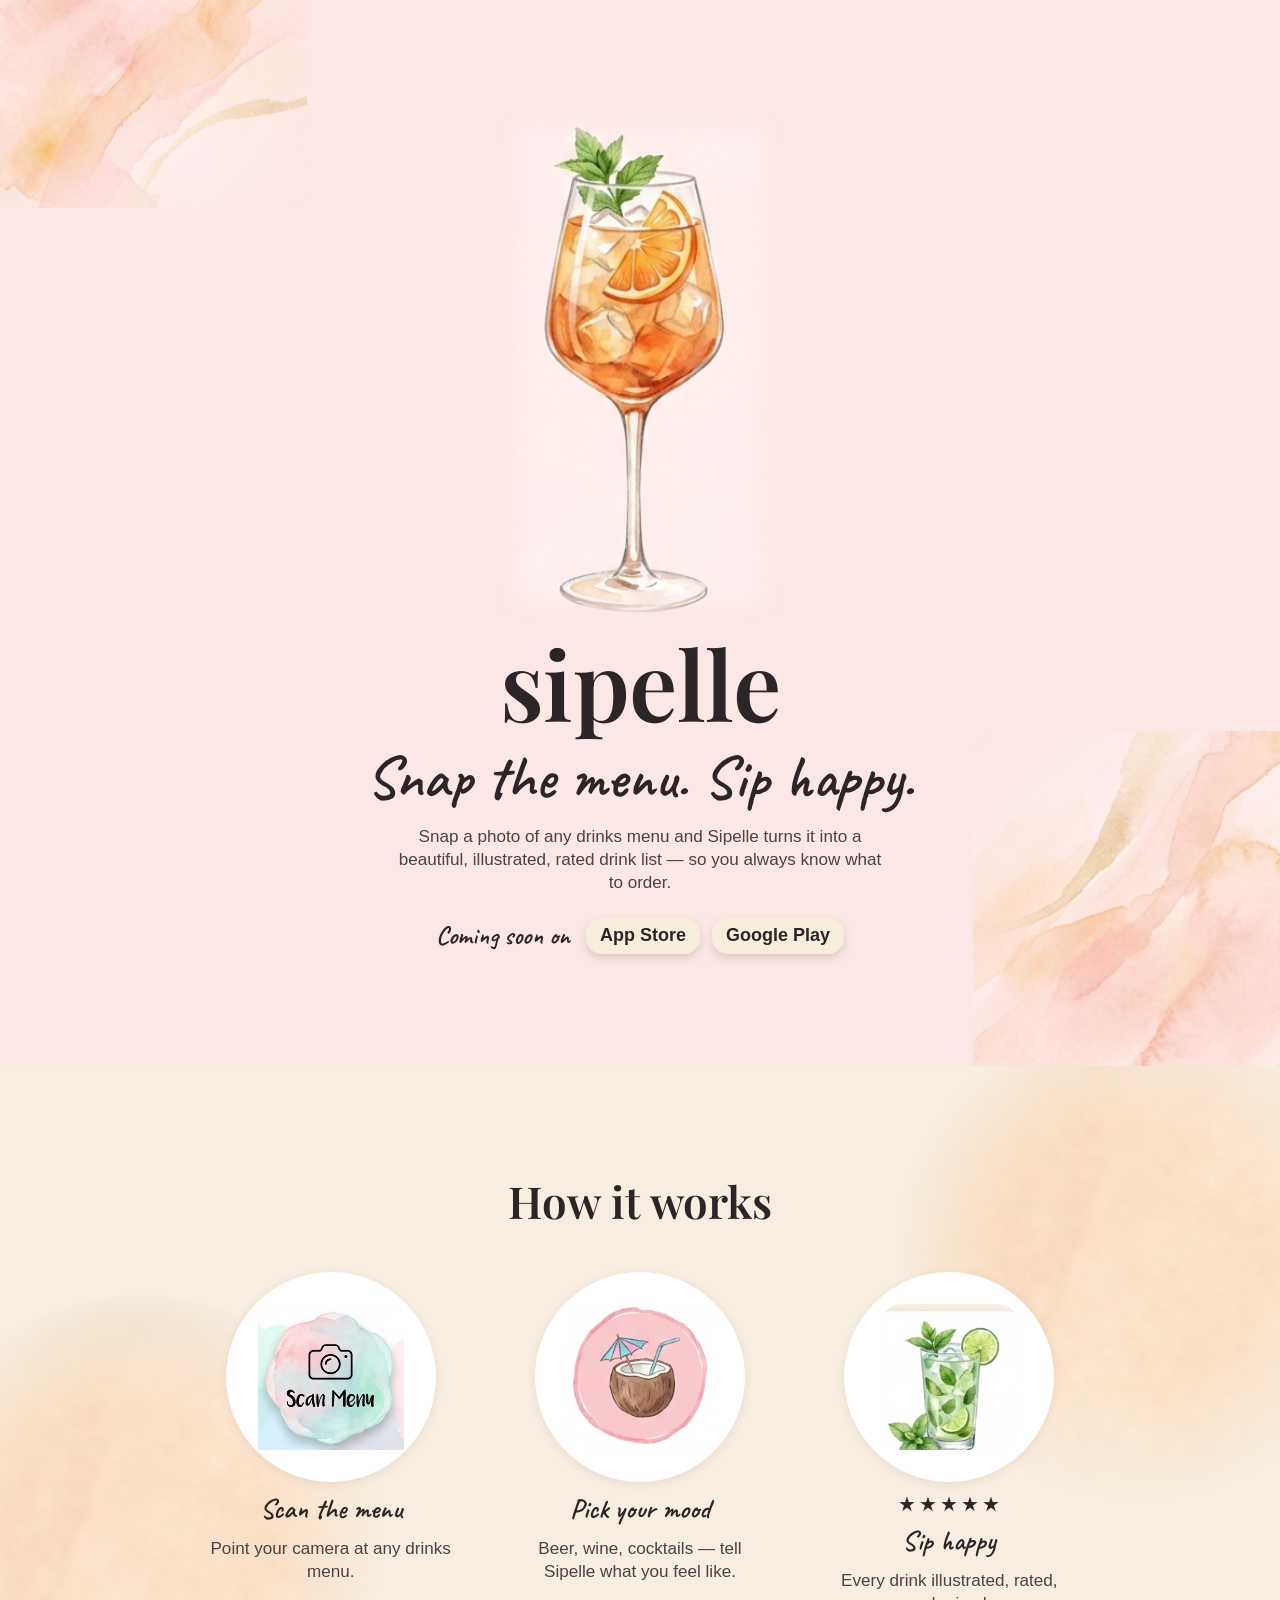
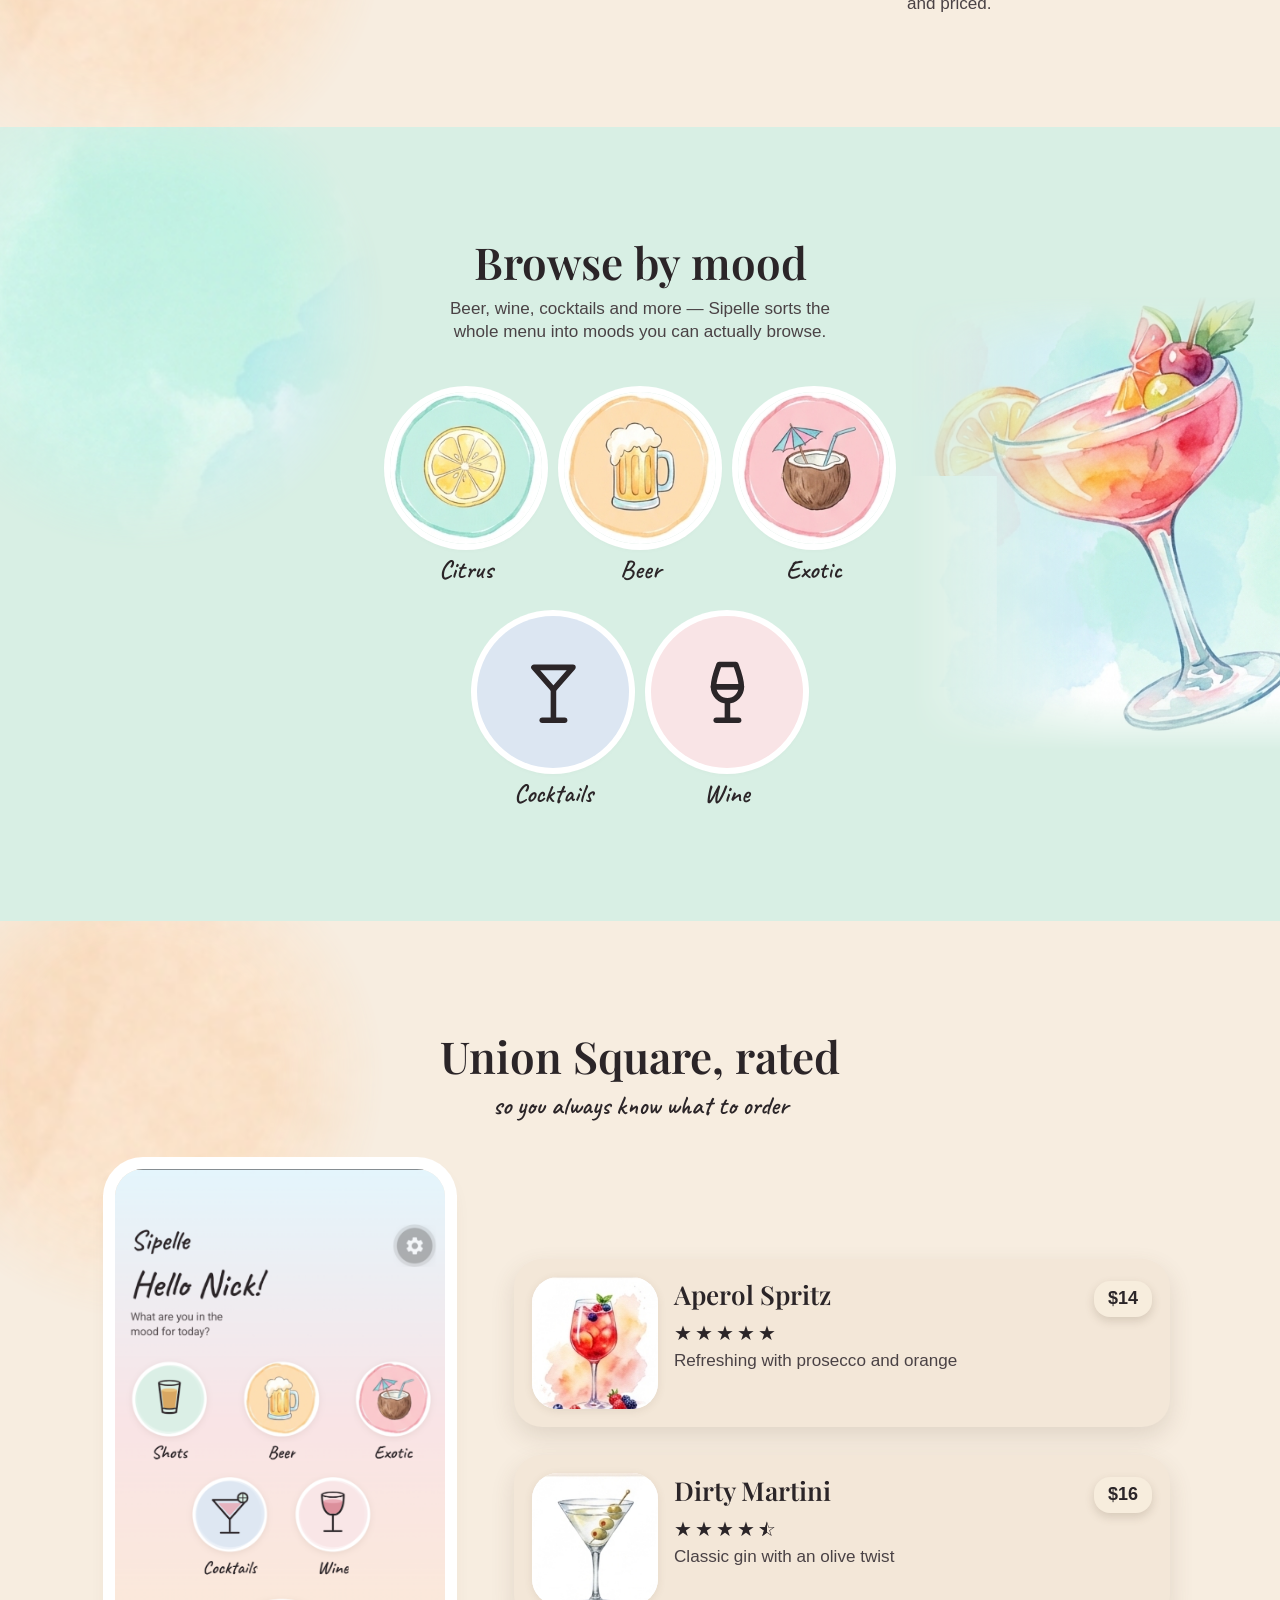
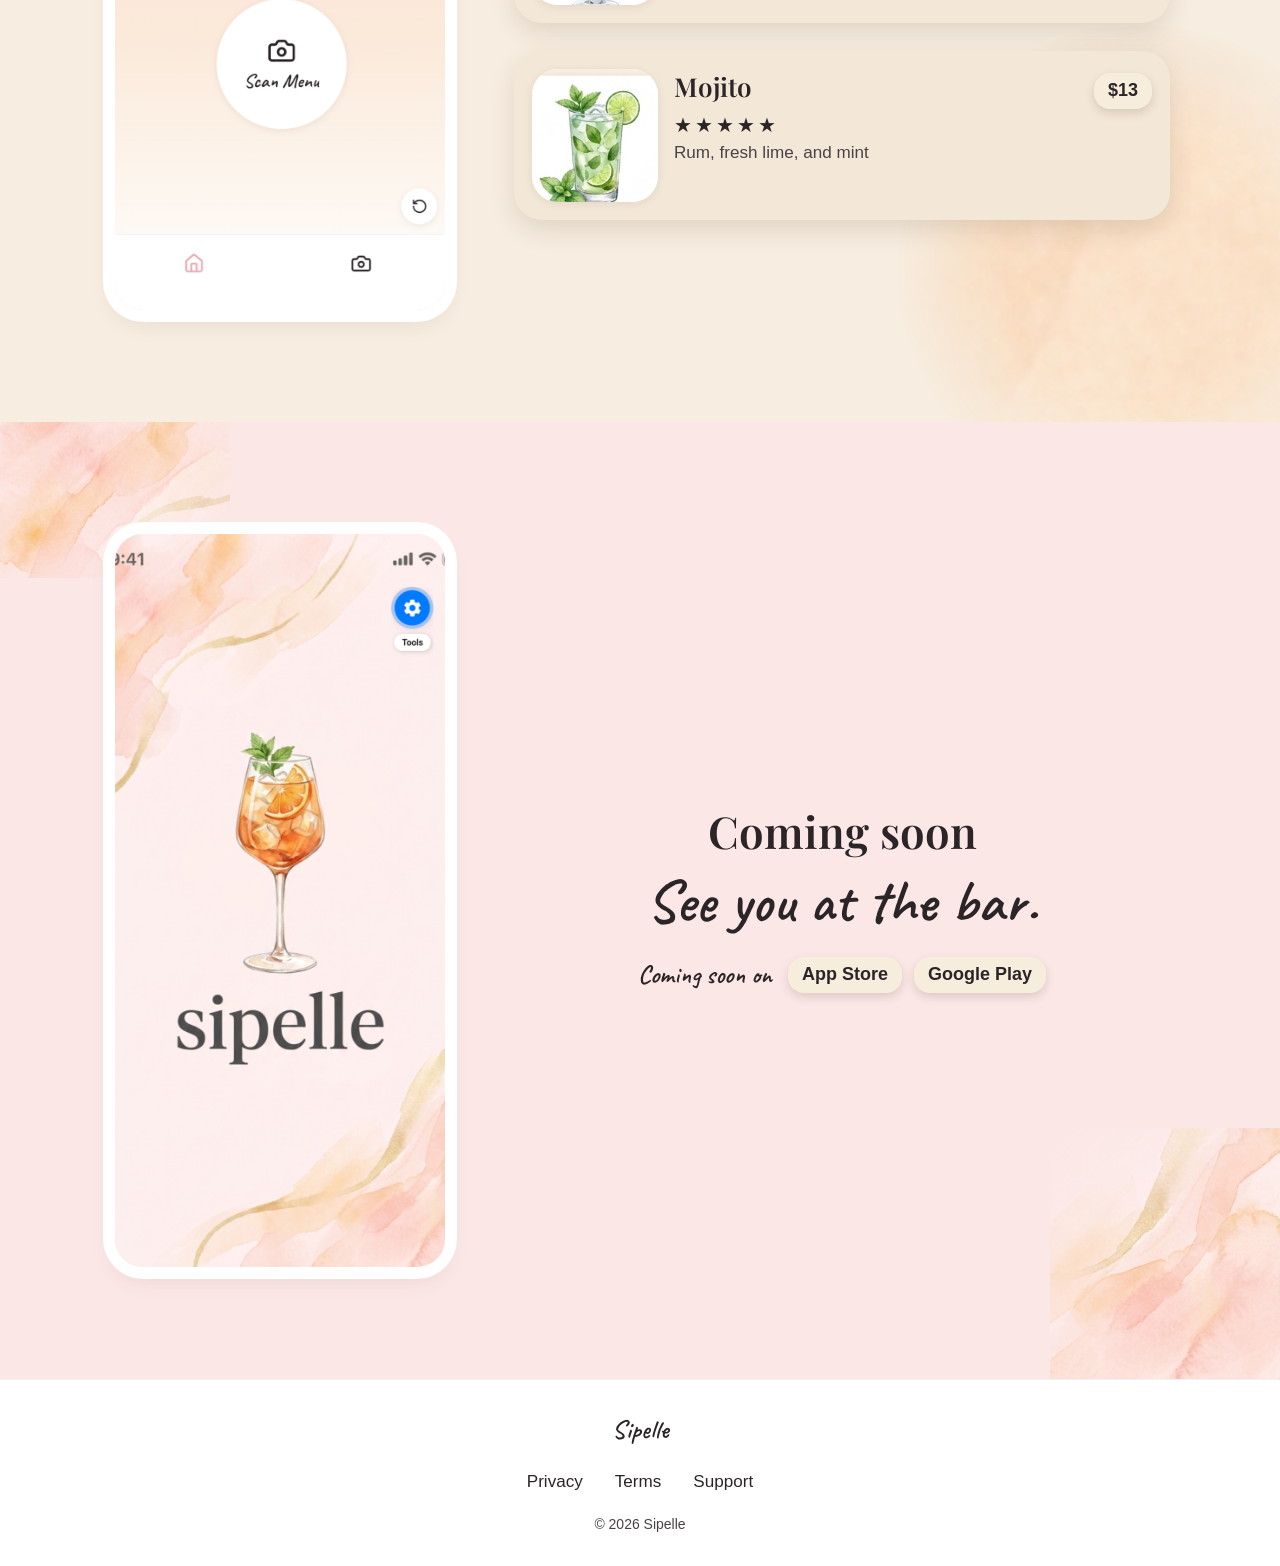
<file: index.html>
<!DOCTYPE html>
<html lang="en">
<head>
  <meta charset="utf-8">
  <meta name="viewport" content="width=device-width, initial-scale=1">
  <title>Sipelle — snap the menu, know what to order</title>
  <meta name="description" content="Snap a photo of any drinks menu and Sipelle turns it into a beautiful, illustrated, rated drink list — so you always know what to order.">
  <meta name="theme-color" content="#FBE7E6"><!-- = --wash-splash; meta can't consume CSS vars -->

  <!-- Open Graph -->
  <meta property="og:title" content="Sipelle — snap the menu, know what to order">
  <meta property="og:description" content="Snap a photo of any drinks menu and Sipelle turns it into a beautiful, illustrated, rated drink list — so you always know what to order.">
  <meta property="og:type" content="website">
  <!-- og:image: absolute URL required. Update host after first deploy / custom domain; replace with a real 1200x630 card (follow-up). -->
  <meta property="og:image" content="https://sipelle.app/design-system/assets/splash-full.png">

  <link rel="preconnect" href="https://fonts.googleapis.com">
  <link rel="preconnect" href="https://fonts.gstatic.com" crossorigin>
  <link rel="stylesheet" href="/design-system/styles.css">
  <link rel="stylesheet" href="/site.css">

  <link rel="icon" type="image/png" href="/favicon.png">
  <link rel="apple-touch-icon" href="/apple-touch-icon.png">
</head>
<body>

  <!-- 1 · Hero / splash ---------------------------------------------------- -->
  <header class="section section--splash hero">
    <img class="flourish flourish--tl" src="/design-system/assets/flourish-top-left.png" alt="" aria-hidden="true" width="340" height="230">
    <img class="flourish flourish--br" src="/design-system/assets/flourish-bottom-right.png" alt="" aria-hidden="true" width="308" height="336">
    <div class="content">
      <img class="hero__glass" src="/design-system/assets/splash-spritz-glass.png"
           alt="Watercolor illustration of an Aperol spritz in a wine glass, garnished with orange and mint"
           width="260" height="470" fetchpriority="high" data-rise>
      <h1 class="wordmark" data-rise="1">sipelle</h1>
      <p class="hand hand-xl" data-rise="2">Snap the menu. Sip happy.</p>
      <p class="hero__pitch" data-rise="3">Snap a photo of any drinks menu and Sipelle turns it into a beautiful, illustrated, rated drink list — so you always know what to order.</p>
      <p class="pill-row" data-rise="4">
        <span class="hand">Coming soon on</span>
        <span class="pill">App Store</span>
        <span class="pill">Google Play</span>
      </p>
    </div>
  </header>

  <!-- 2 · How it works ----------------------------------------------------- -->
  <section class="section section--cream" aria-labelledby="how-title">
    <div class="wash-accent wash-accent--results wash-accent--tr" aria-hidden="true"></div>
    <div class="wash-accent wash-accent--results wash-accent--bl" aria-hidden="true"></div>
    <div class="content">
      <div class="section-head">
        <h2 class="section-title" id="how-title">How it works</h2>
      </div>
      <ol class="steps">
        <li class="step">
          <div class="tile tile--round">
            <img src="/design-system/assets/scan-menu-blob.png"
                 alt="Scan Menu — Sipelle's watercolor camera button" width="280" height="280">
          </div>
          <h3>Scan the menu</h3>
          <p>Point your camera at any drinks menu.</p>
        </li>
        <li class="step">
          <div class="tile tile--round">
            <img src="/design-system/assets/category-exotic.png"
                 alt="A watercolor coconut drink" width="196" height="196">
          </div>
          <h3>Pick your mood</h3>
          <p>Beer, wine, cocktails — tell Sipelle what you feel like.</p>
        </li>
        <li class="step">
          <div class="tile tile--round">
            <img src="/design-system/assets/drink-mojito.png"
                 alt="A watercolor mojito" width="168" height="176">
          </div>
          <span class="stars" role="img" aria-label="Rated 5 out of 5 stars">
            <span aria-hidden="true">&#9733;</span><span aria-hidden="true">&#9733;</span><span aria-hidden="true">&#9733;</span><span aria-hidden="true">&#9733;</span><span aria-hidden="true">&#9733;</span>
          </span>
          <h3>Sip happy</h3>
          <p>Every drink illustrated, rated, and priced.</p>
        </li>
      </ol>
    </div>
  </section>

  <!-- 3 · Browse by mood --------------------------------------------------- -->
  <section class="section section--mint" aria-labelledby="mood-title">
    <img class="float-cocktail" src="/design-system/assets/hero-cocktail.png" alt="" aria-hidden="true" width="513" height="570">
    <div class="wash-accent wash-accent--home wash-accent--tl" aria-hidden="true"></div>
    <div class="content">
      <div class="section-head">
        <h2 class="section-title" id="mood-title">Browse by mood</h2>
        <p class="section-intro">Beer, wine, cocktails and more — Sipelle sorts the whole menu into moods you can actually browse.</p>
      </div>
      <ul class="chip-row">
        <li class="chip">
          <img class="chip__art" src="/design-system/assets/category-citrus.png" alt="" aria-hidden="true" width="196" height="196">
          <span class="chip__label">Citrus</span>
        </li>
        <li class="chip">
          <img class="chip__art" src="/design-system/assets/category-beer.png" alt="" aria-hidden="true" width="196" height="196">
          <span class="chip__label">Beer</span>
        </li>
        <li class="chip">
          <img class="chip__art" src="/design-system/assets/category-exotic.png" alt="" aria-hidden="true" width="196" height="196">
          <span class="chip__label">Exotic</span>
        </li>
        <li class="chip chip--css chip--cocktails">
          <span class="chip__art">
            <svg viewBox="0 0 24 24" aria-hidden="true" focusable="false"><path d="M8 22h8"/><path d="M12 11v11"/><path d="m19 3-7 8-7-8Z"/></svg>
          </span>
          <span class="chip__label">Cocktails</span>
        </li>
        <li class="chip chip--css chip--wine">
          <span class="chip__art">
            <svg viewBox="0 0 24 24" aria-hidden="true" focusable="false"><path d="M8 22h8"/><path d="M7 10h10"/><path d="M12 15v7"/><path d="M12 15a5 5 0 0 0 5-5c0-2-.5-4-2-8H9c-1.5 4-2 6-2 8a5 5 0 0 0 5 5Z"/></svg>
          </span>
          <span class="chip__label">Wine</span>
        </li>
      </ul>
    </div>
  </section>

  <!-- 4 · Rated results ---------------------------------------------------- -->
  <section class="section section--cream" aria-labelledby="rated-title">
    <div class="wash-accent wash-accent--results wash-accent--tl" aria-hidden="true"></div>
    <div class="wash-accent wash-accent--results wash-accent--br" aria-hidden="true"></div>
    <div class="content">
      <div class="section-head">
        <h2 class="section-title" id="rated-title">Union Square, rated</h2>
        <p class="hand">so you always know what to order</p>
      </div>
      <div class="duo">
        <figure class="phone">
          <img src="/design-system/screenshots/home_page.png"
               alt="The Sipelle home screen: a warm greeting, five mood categories, and a Scan Menu button"
               width="754" height="1693" loading="lazy">
          <figcaption class="sr-only">Sipelle app home screen</figcaption>
        </figure>
        <ul class="cards">
          <li class="drink-card">
            <img class="drink-card__thumb" src="/design-system/assets/drink-aperol-spritz.png" alt="" width="168" height="176" loading="lazy">
            <div class="drink-card__body">
              <div class="drink-card__head">
                <span class="drink-card__name">Aperol Spritz</span>
                <span class="pill">$14</span>
              </div>
              <span class="stars" role="img" aria-label="Rated 5 out of 5 stars">
                <span aria-hidden="true">&#9733;</span><span aria-hidden="true">&#9733;</span><span aria-hidden="true">&#9733;</span><span aria-hidden="true">&#9733;</span><span aria-hidden="true">&#9733;</span>
              </span>
              <p class="drink-card__desc">Refreshing with prosecco and orange</p>
            </div>
          </li>
          <li class="drink-card">
            <img class="drink-card__thumb" src="/design-system/assets/drink-dirty-martini.png" alt="" width="168" height="176" loading="lazy">
            <div class="drink-card__body">
              <div class="drink-card__head">
                <span class="drink-card__name">Dirty Martini</span>
                <span class="pill">$16</span>
              </div>
              <span class="stars" role="img" aria-label="Rated 4.5 out of 5 stars">
                <span aria-hidden="true">&#9733;</span><span aria-hidden="true">&#9733;</span><span aria-hidden="true">&#9733;</span><span aria-hidden="true">&#9733;</span><span class="star-half" aria-hidden="true"><span class="star-half__base">&#9734;</span><span class="star-half__fill">&#9733;</span></span>
              </span>
              <p class="drink-card__desc">Classic gin with an olive twist</p>
            </div>
          </li>
          <li class="drink-card">
            <img class="drink-card__thumb" src="/design-system/assets/drink-mojito.png" alt="" width="168" height="176" loading="lazy">
            <div class="drink-card__body">
              <div class="drink-card__head">
                <span class="drink-card__name">Mojito</span>
                <span class="pill">$13</span>
              </div>
              <span class="stars" role="img" aria-label="Rated 5 out of 5 stars">
                <span aria-hidden="true">&#9733;</span><span aria-hidden="true">&#9733;</span><span aria-hidden="true">&#9733;</span><span aria-hidden="true">&#9733;</span><span aria-hidden="true">&#9733;</span>
              </span>
              <p class="drink-card__desc">Rum, fresh lime, and mint</p>
            </div>
          </li>
        </ul>
      </div>
    </div>
  </section>

  <!-- 5 · Coming soon ------------------------------------------------------ -->
  <section class="section section--splash" aria-labelledby="soon-title">
    <img class="flourish flourish--tl flourish--sm" src="/design-system/assets/flourish-top-left.png" alt="" aria-hidden="true" width="340" height="230">
    <img class="flourish flourish--br flourish--sm" src="/design-system/assets/flourish-bottom-right.png" alt="" aria-hidden="true" width="308" height="336">
    <div class="content">
      <div class="duo">
        <figure class="phone">
          <img src="/design-system/screenshots/splash_page.png"
               alt="The Sipelle splash screen with the spritz-glass logo and the sipelle wordmark"
               width="760" height="1689" loading="lazy">
          <figcaption class="sr-only">Sipelle app splash screen</figcaption>
        </figure>
        <div class="coming-text">
          <h2 class="section-title" id="soon-title">Coming soon</h2>
          <p class="hand hand-xl">See you at the bar.</p>
          <p class="pill-row">
            <span class="hand">Coming soon on</span>
            <span class="pill">App Store</span>
            <span class="pill">Google Play</span>
          </p>
        </div>
      </div>
    </div>
  </section>

  <!-- 6 · Footer ----------------------------------------------------------- -->
  <footer class="site-footer">
    <span class="site-footer__brand">Sipelle</span>
    <nav aria-label="Footer">
      <a class="pressable" href="/privacy.html">Privacy</a>
      <a class="pressable" href="/terms.html">Terms</a>
      <a class="pressable" href="/support.html">Support</a>
    </nav>
    <p class="site-footer__copy">© 2026 Sipelle</p>
  </footer>

</body>
</html>
</file>
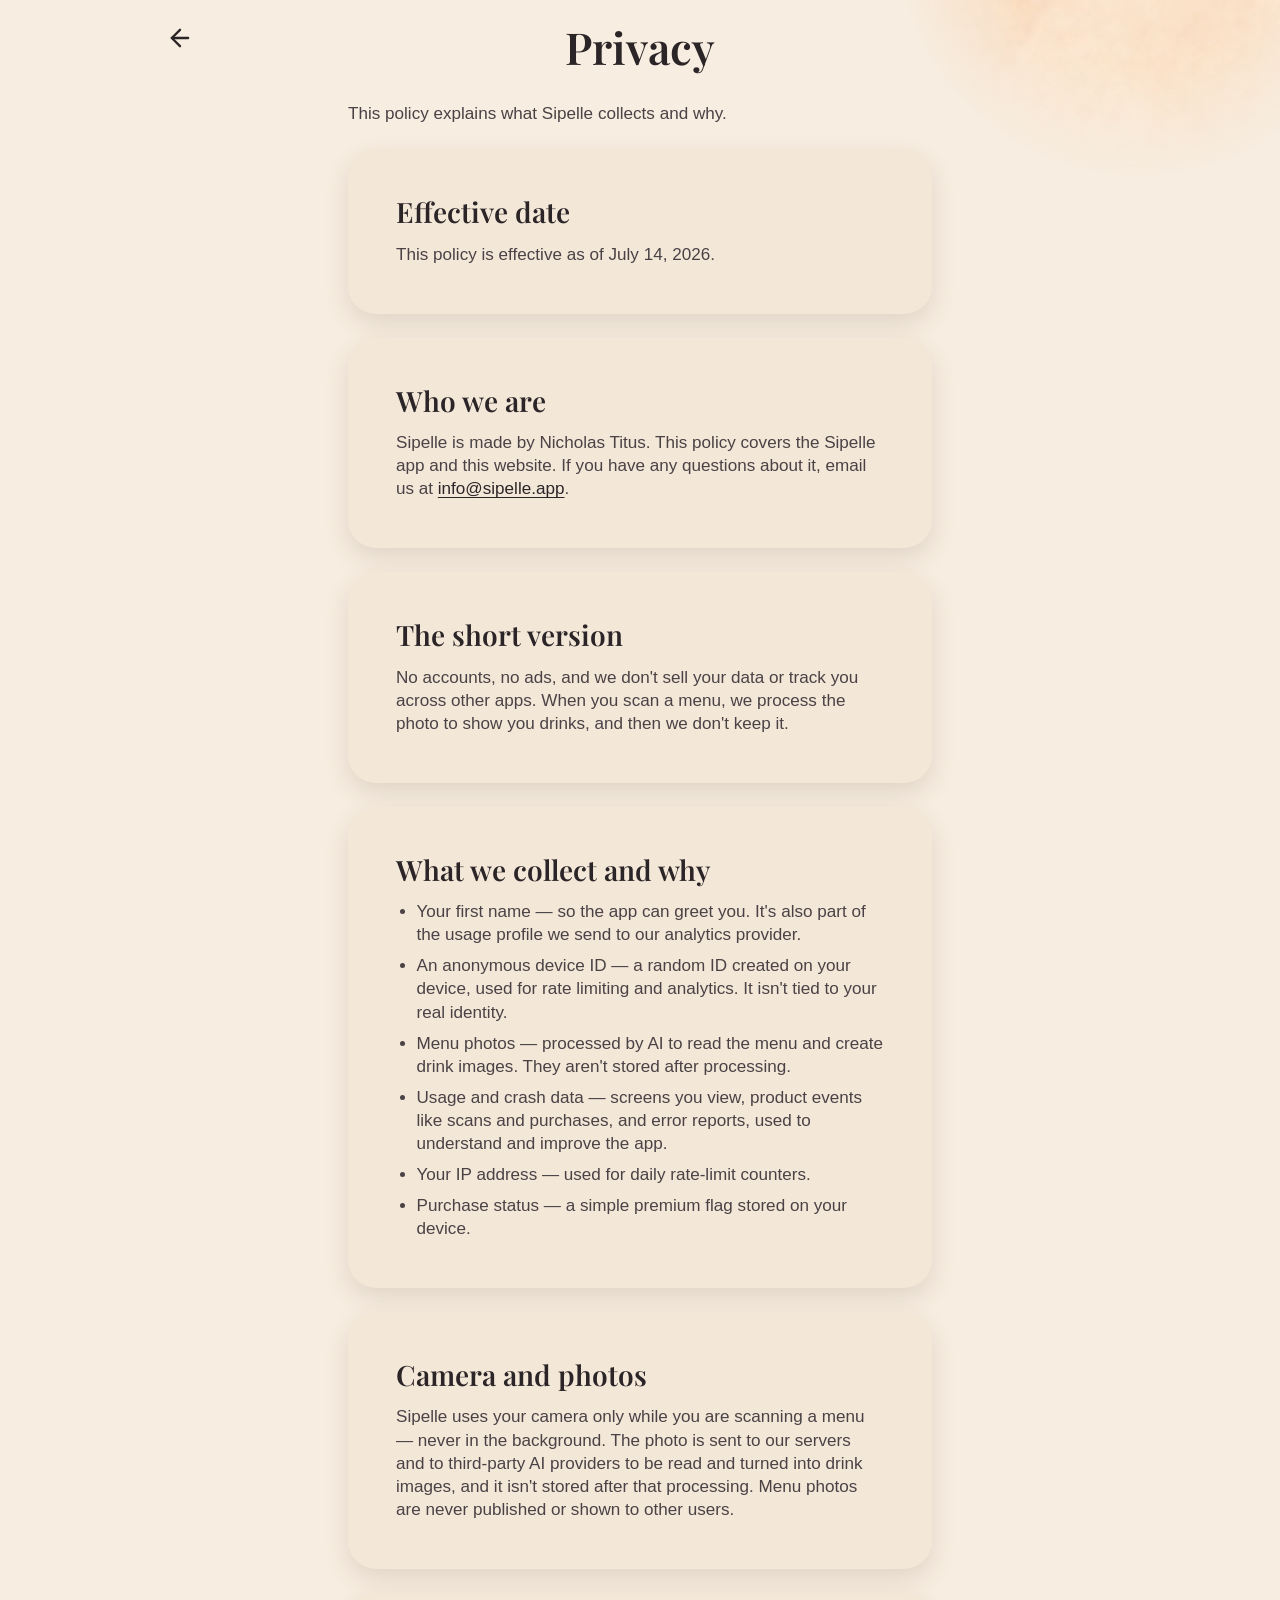
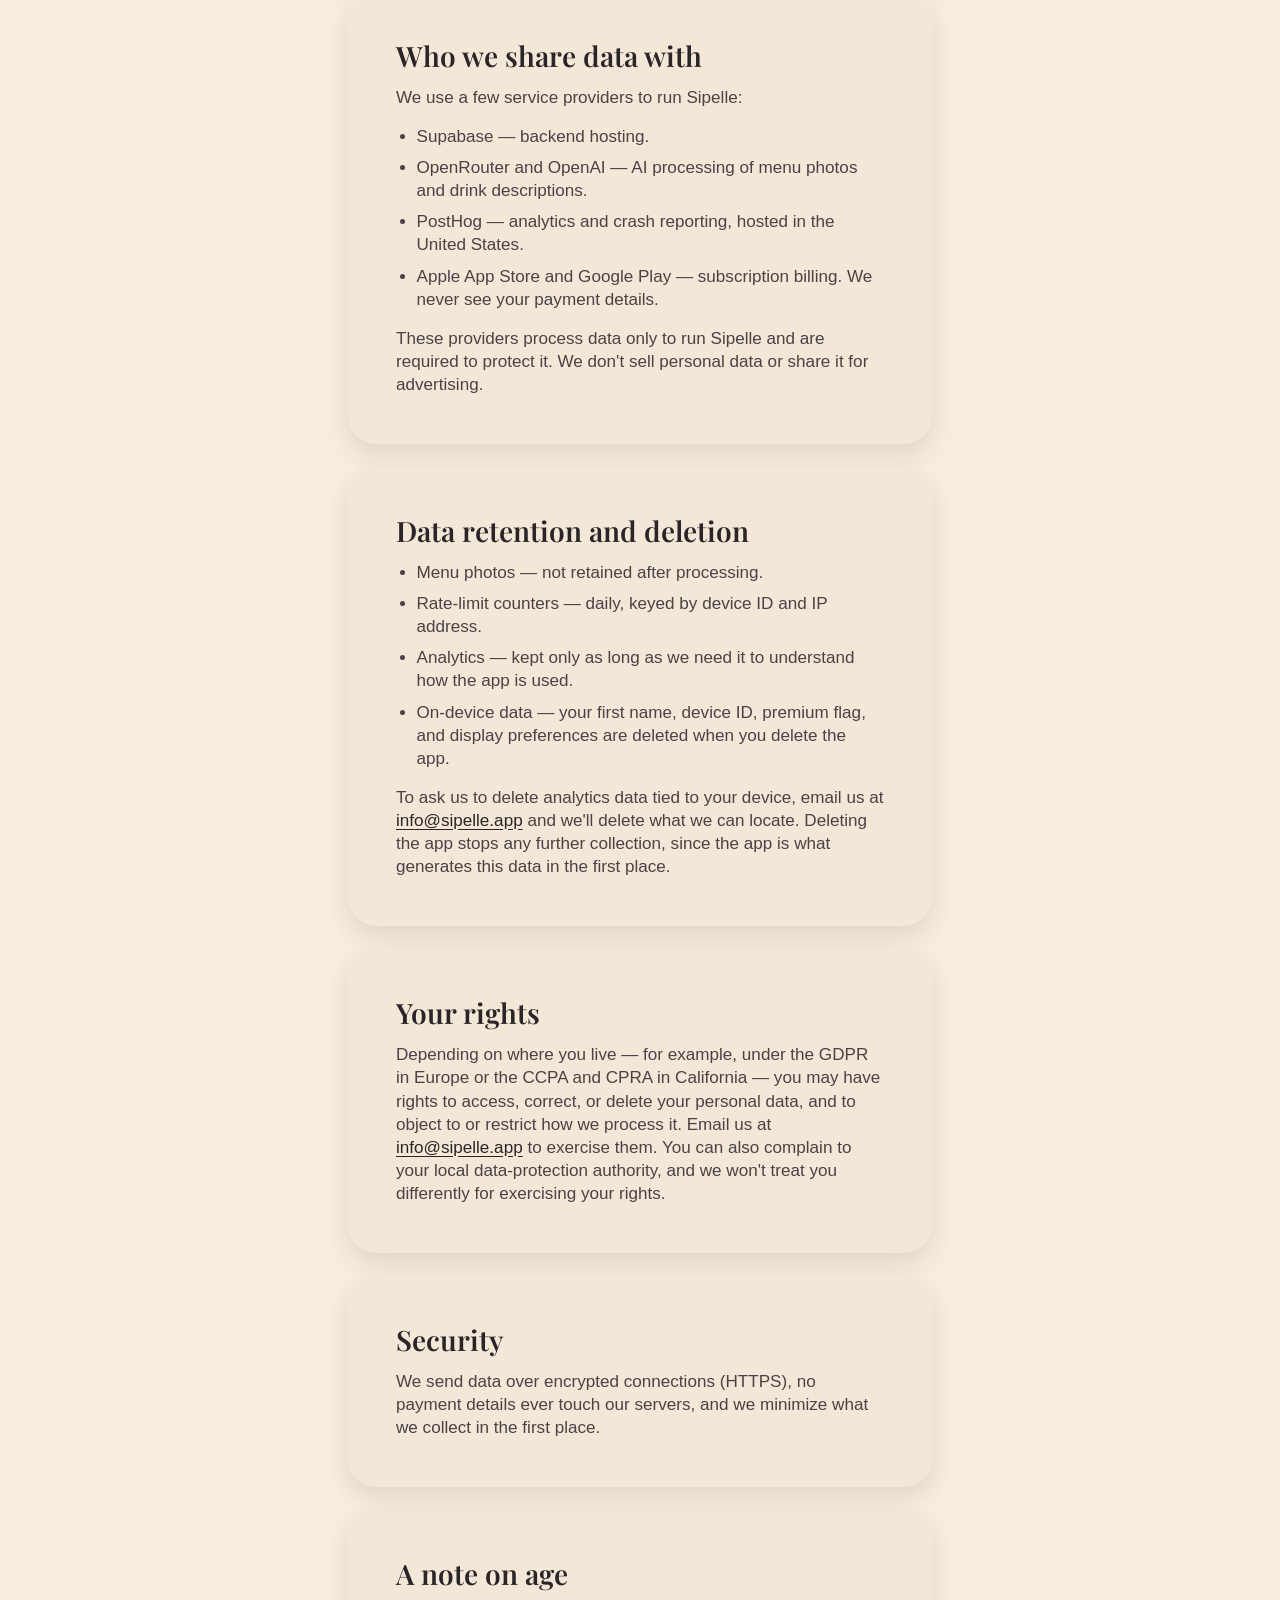
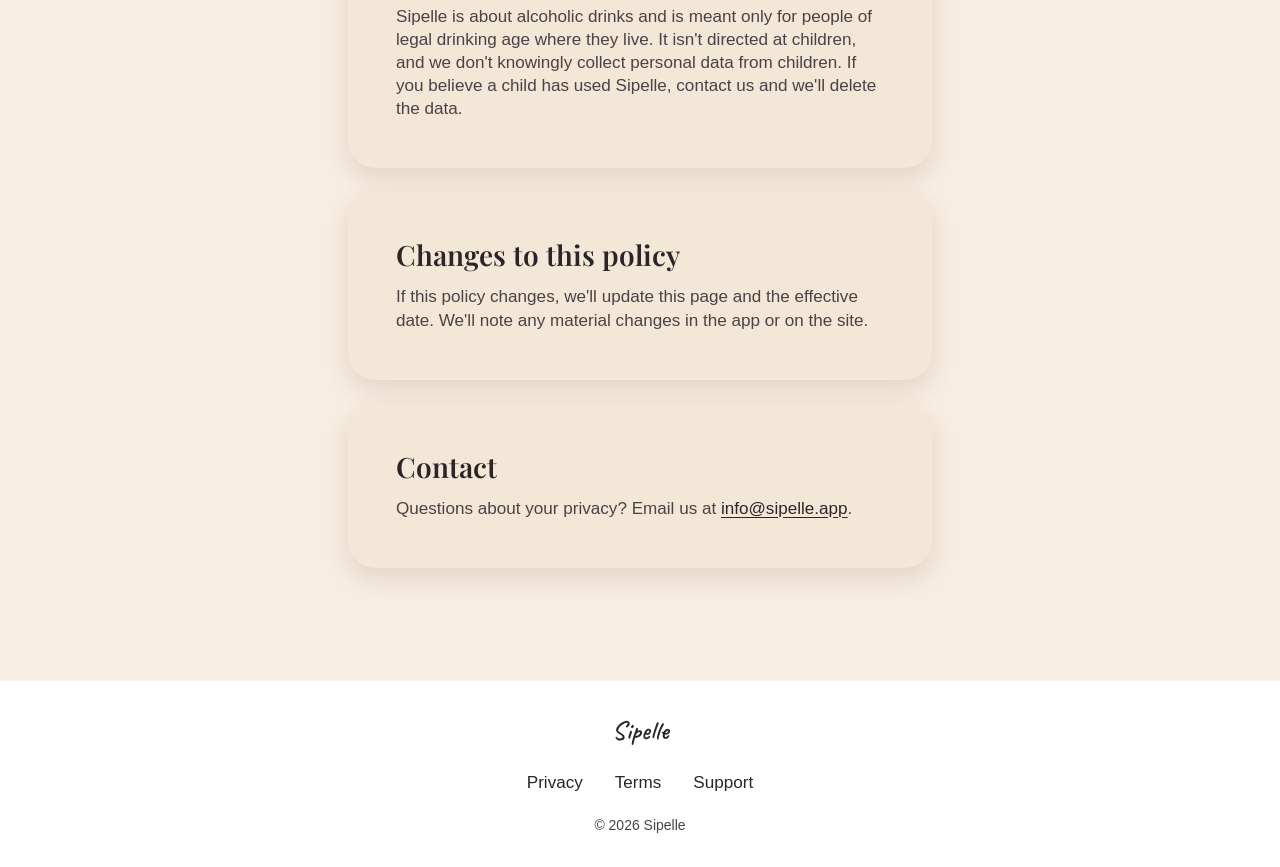
<file: privacy.html>
<!DOCTYPE html>
<html lang="en">
<head>
  <meta charset="utf-8">
  <meta name="viewport" content="width=device-width, initial-scale=1">
  <title>Privacy — Sipelle</title>
  <meta name="description" content="What Sipelle collects and why — menu photos, camera access, analytics, and your rights. The privacy policy for the Sipelle drinks-menu app.">
  <meta name="theme-color" content="#FBE7E6"><!-- = --wash-splash; meta can't consume CSS vars -->

  <link rel="preconnect" href="https://fonts.googleapis.com">
  <link rel="preconnect" href="https://fonts.gstatic.com" crossorigin>
  <link rel="stylesheet" href="/design-system/styles.css">
  <link rel="stylesheet" href="/site.css">

  <link rel="icon" type="image/png" href="/favicon.png">
  <link rel="apple-touch-icon" href="/apple-touch-icon.png">
</head>
<body>

  <!-- Sub-page shell: clips the feathered wash-accent bleed (no h-scroll). Cream base comes from <body>. -->
  <div class="subpage">
    <div class="wash-accent wash-accent--results wash-accent--tr" aria-hidden="true"></div>
    <div class="content">

      <header class="page-header">
        <a class="back-link pressable" href="/" aria-label="Back to home">
          <svg viewBox="0 0 24 24" aria-hidden="true" focusable="false"><path d="m12 19-7-7 7-7"/><path d="M19 12H5"/></svg>
        </a>
        <h1>Privacy</h1>
      </header>

      <main class="prose">
        <p class="prose-lead">This policy explains what Sipelle collects and why.</p>

        <article class="prose-card">
          <h2>Effective date</h2>
          <p>This policy is effective as of July 14, 2026.</p>
        </article>

        <article class="prose-card">
          <h2>Who we are</h2>
          <p>Sipelle is made by Nicholas Titus. This policy covers the Sipelle app and this website. If you have any questions about it, email us at <a class="pressable" href="mailto:info@sipelle.app">info@sipelle.app</a>.</p>
        </article>

        <article class="prose-card">
          <h2>The short version</h2>
          <p>No accounts, no ads, and we don't sell your data or track you across other apps. When you scan a menu, we process the photo to show you drinks, and then we don't keep it.</p>
        </article>

        <article class="prose-card">
          <h2>What we collect and why</h2>
          <ul>
            <li>Your first name — so the app can greet you. It's also part of the usage profile we send to our analytics provider.</li>
            <li>An anonymous device ID — a random ID created on your device, used for rate limiting and analytics. It isn't tied to your real identity.</li>
            <li>Menu photos — processed by AI to read the menu and create drink images. They aren't stored after processing.</li>
            <li>Usage and crash data — screens you view, product events like scans and purchases, and error reports, used to understand and improve the app.</li>
            <li>Your IP address — used for daily rate-limit counters.</li>
            <li>Purchase status — a simple premium flag stored on your device.</li>
          </ul>
        </article>

        <article class="prose-card">
          <h2>Camera and photos</h2>
          <p>Sipelle uses your camera only while you are scanning a menu — never in the background. The photo is sent to our servers and to third-party AI providers to be read and turned into drink images, and it isn't stored after that processing. Menu photos are never published or shown to other users.</p>
        </article>

        <article class="prose-card">
          <h2>Who we share data with</h2>
          <p>We use a few service providers to run Sipelle:</p>
          <ul>
            <li>Supabase — backend hosting.</li>
            <li>OpenRouter and OpenAI — AI processing of menu photos and drink descriptions.</li>
            <li>PostHog — analytics and crash reporting, hosted in the United States.</li>
            <li>Apple App Store and Google Play — subscription billing. We never see your payment details.</li>
          </ul>
          <p>These providers process data only to run Sipelle and are required to protect it. We don't sell personal data or share it for advertising.</p>
        </article>

        <article class="prose-card">
          <h2>Data retention and deletion</h2>
          <ul>
            <li>Menu photos — not retained after processing.</li>
            <li>Rate-limit counters — daily, keyed by device ID and IP address.</li>
            <li>Analytics — kept only as long as we need it to understand how the app is used.</li>
            <li>On-device data — your first name, device ID, premium flag, and display preferences are deleted when you delete the app.</li>
          </ul>
          <p>To ask us to delete analytics data tied to your device, email us at <a class="pressable" href="mailto:info@sipelle.app">info@sipelle.app</a> and we'll delete what we can locate. Deleting the app stops any further collection, since the app is what generates this data in the first place.</p>
        </article>

        <article class="prose-card">
          <h2>Your rights</h2>
          <p>Depending on where you live — for example, under the GDPR in Europe or the CCPA and CPRA in California — you may have rights to access, correct, or delete your personal data, and to object to or restrict how we process it. Email us at <a class="pressable" href="mailto:info@sipelle.app">info@sipelle.app</a> to exercise them. You can also complain to your local data-protection authority, and we won't treat you differently for exercising your rights.</p>
        </article>

        <article class="prose-card">
          <h2>Security</h2>
          <p>We send data over encrypted connections (HTTPS), no payment details ever touch our servers, and we minimize what we collect in the first place.</p>
        </article>

        <article class="prose-card">
          <h2>A note on age</h2>
          <p>Sipelle is about alcoholic drinks and is meant only for people of legal drinking age where they live. It isn't directed at children, and we don't knowingly collect personal data from children. If you believe a child has used Sipelle, contact us and we'll delete the data.</p>
        </article>

        <article class="prose-card">
          <h2>Changes to this policy</h2>
          <p>If this policy changes, we'll update this page and the effective date. We'll note any material changes in the app or on the site.</p>
        </article>

        <article class="prose-card">
          <h2>Contact</h2>
          <p>Questions about your privacy? Email us at <a class="pressable" href="mailto:info@sipelle.app">info@sipelle.app</a>.</p>
        </article>
      </main>

    </div>
  </div>

  <footer class="site-footer">
    <span class="site-footer__brand">Sipelle</span>
    <nav aria-label="Footer">
      <a class="pressable" href="/privacy.html">Privacy</a>
      <a class="pressable" href="/terms.html">Terms</a>
      <a class="pressable" href="/support.html">Support</a>
    </nav>
    <p class="site-footer__copy">© 2026 Sipelle</p>
  </footer>

</body>
</html>
</file>
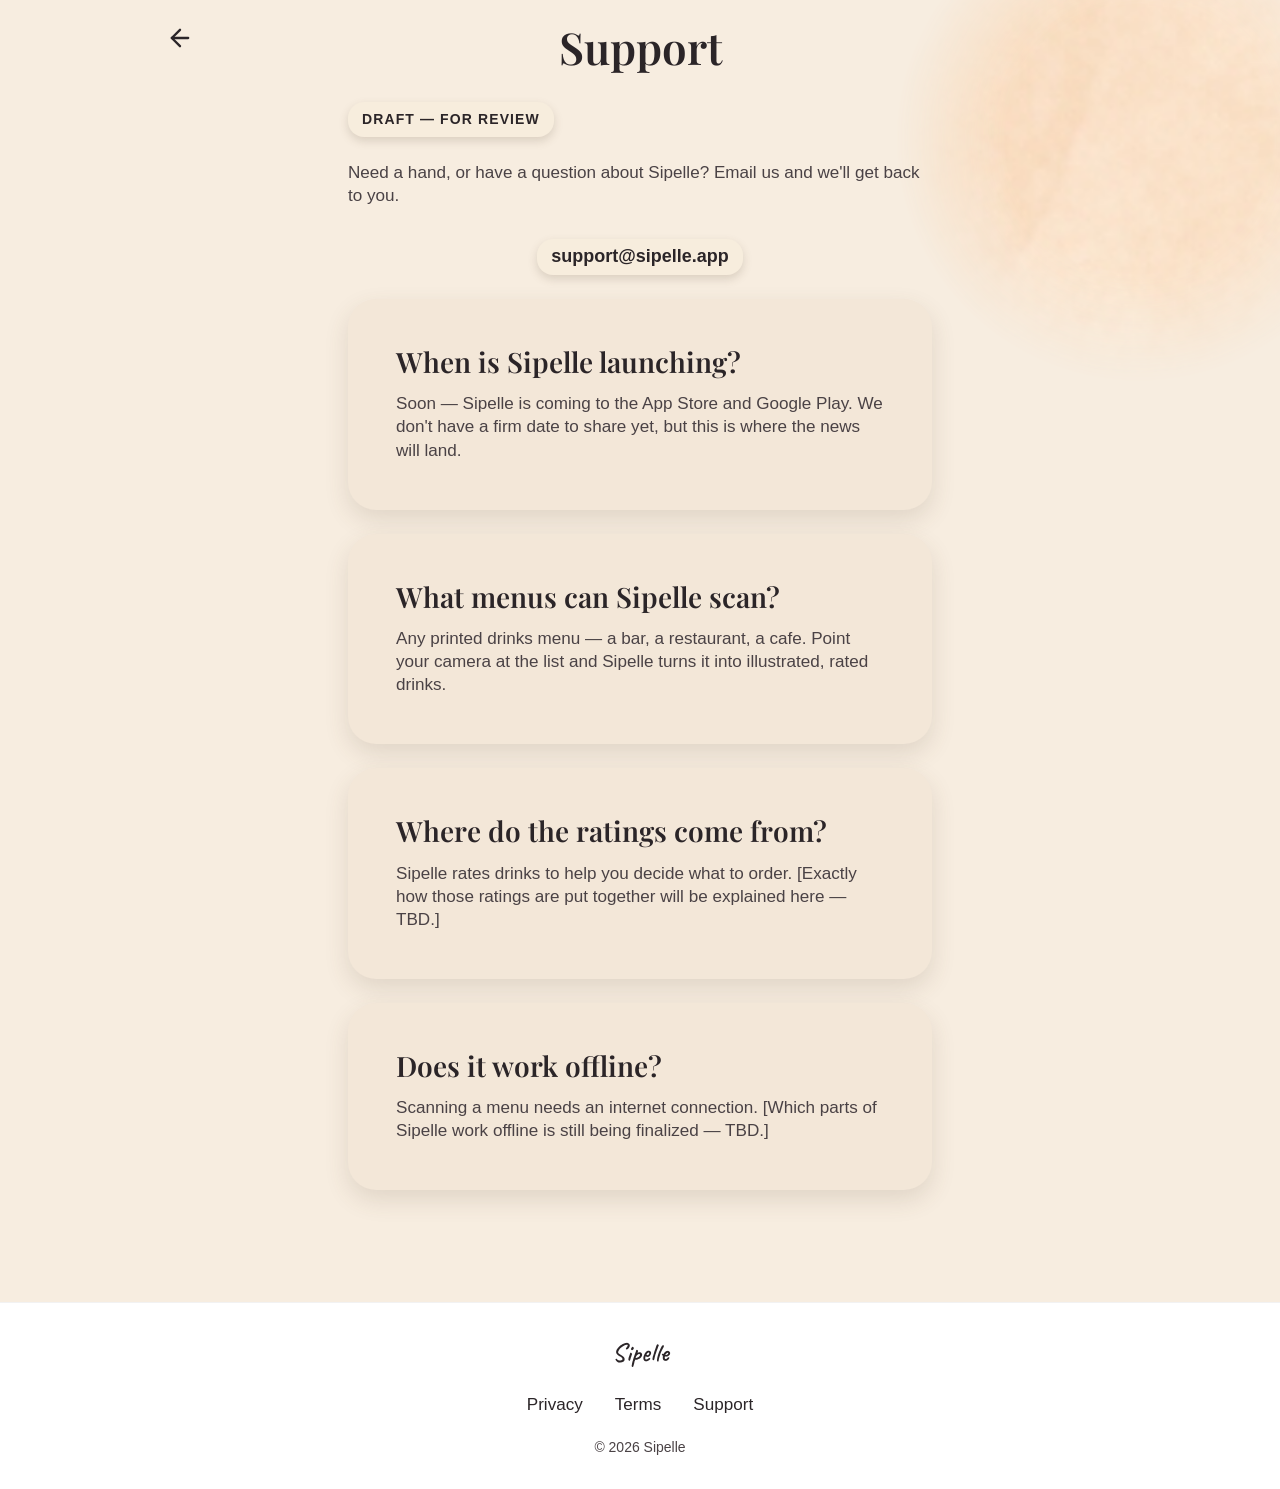
<file: support.html>
<!DOCTYPE html>
<html lang="en">
<head>
  <meta charset="utf-8">
  <meta name="viewport" content="width=device-width, initial-scale=1">
  <title>Support — Sipelle</title>
  <meta name="description" content="Get help with Sipelle and read answers about scanning menus, ratings, launch timing, and offline use — or email the Sipelle support team.">
  <meta name="theme-color" content="#FBE7E6"><!-- = --wash-splash; meta can't consume CSS vars -->

  <link rel="preconnect" href="https://fonts.googleapis.com">
  <link rel="preconnect" href="https://fonts.gstatic.com" crossorigin>
  <link rel="stylesheet" href="/design-system/styles.css">
  <link rel="stylesheet" href="/site.css">

  <link rel="icon" type="image/png" href="/favicon.png">
  <link rel="apple-touch-icon" href="/apple-touch-icon.png">
</head>
<body>

  <!-- Sub-page shell: clips the feathered wash-accent bleed (no h-scroll). Cream base comes from <body>. -->
  <div class="subpage">
    <div class="wash-accent wash-accent--results wash-accent--tr" aria-hidden="true"></div>
    <div class="content">

      <header class="page-header">
        <a class="back-link pressable" href="/" aria-label="Back to home">
          <svg viewBox="0 0 24 24" aria-hidden="true" focusable="false"><path d="m12 19-7-7 7-7"/><path d="M19 12H5"/></svg>
        </a>
        <h1>Support</h1>
      </header>

      <main class="prose">
        <p class="draft-note" role="note">Draft — for review</p>
        <p class="prose-lead">Need a hand, or have a question about Sipelle? Email us and we'll get back to you.</p>

        <div class="pill-row">
          <a class="pill pressable" href="mailto:support@sipelle.app">support@sipelle.app</a>
        </div>

        <article class="prose-card">
          <h2>When is Sipelle launching?</h2>
          <p>Soon — Sipelle is coming to the App Store and Google Play. We don't have a firm date to share yet, but this is where the news will land.</p>
        </article>

        <article class="prose-card">
          <h2>What menus can Sipelle scan?</h2>
          <p>Any printed drinks menu — a bar, a restaurant, a cafe. Point your camera at the list and Sipelle turns it into illustrated, rated drinks.</p>
        </article>

        <article class="prose-card">
          <h2>Where do the ratings come from?</h2>
          <p>Sipelle rates drinks to help you decide what to order. [Exactly how those ratings are put together will be explained here — TBD.]</p>
        </article>

        <article class="prose-card">
          <h2>Does it work offline?</h2>
          <p>Scanning a menu needs an internet connection. [Which parts of Sipelle work offline is still being finalized — TBD.]</p>
        </article>
      </main>

    </div>
  </div>

  <footer class="site-footer">
    <span class="site-footer__brand">Sipelle</span>
    <nav aria-label="Footer">
      <a class="pressable" href="/privacy.html">Privacy</a>
      <a class="pressable" href="/terms.html">Terms</a>
      <a class="pressable" href="/support.html">Support</a>
    </nav>
    <p class="site-footer__copy">© 2026 Sipelle</p>
  </footer>

</body>
</html>
</file>
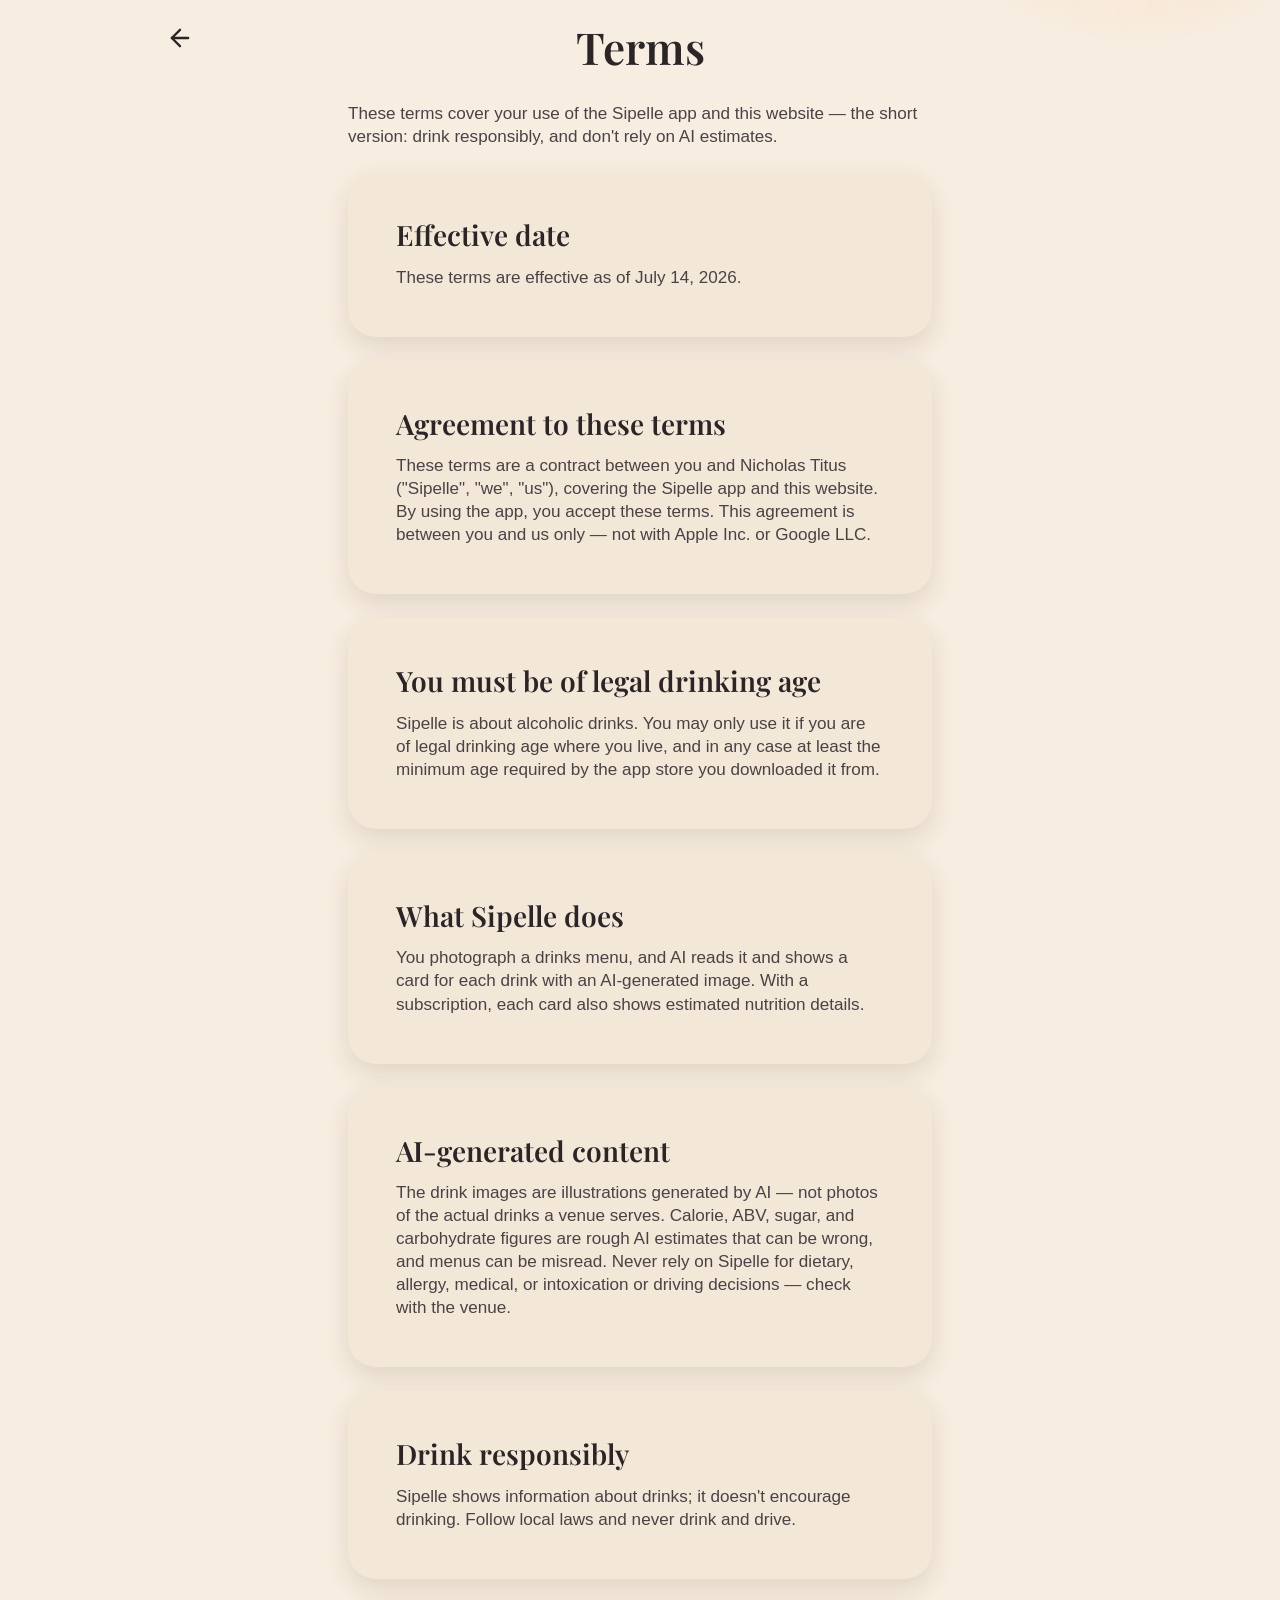
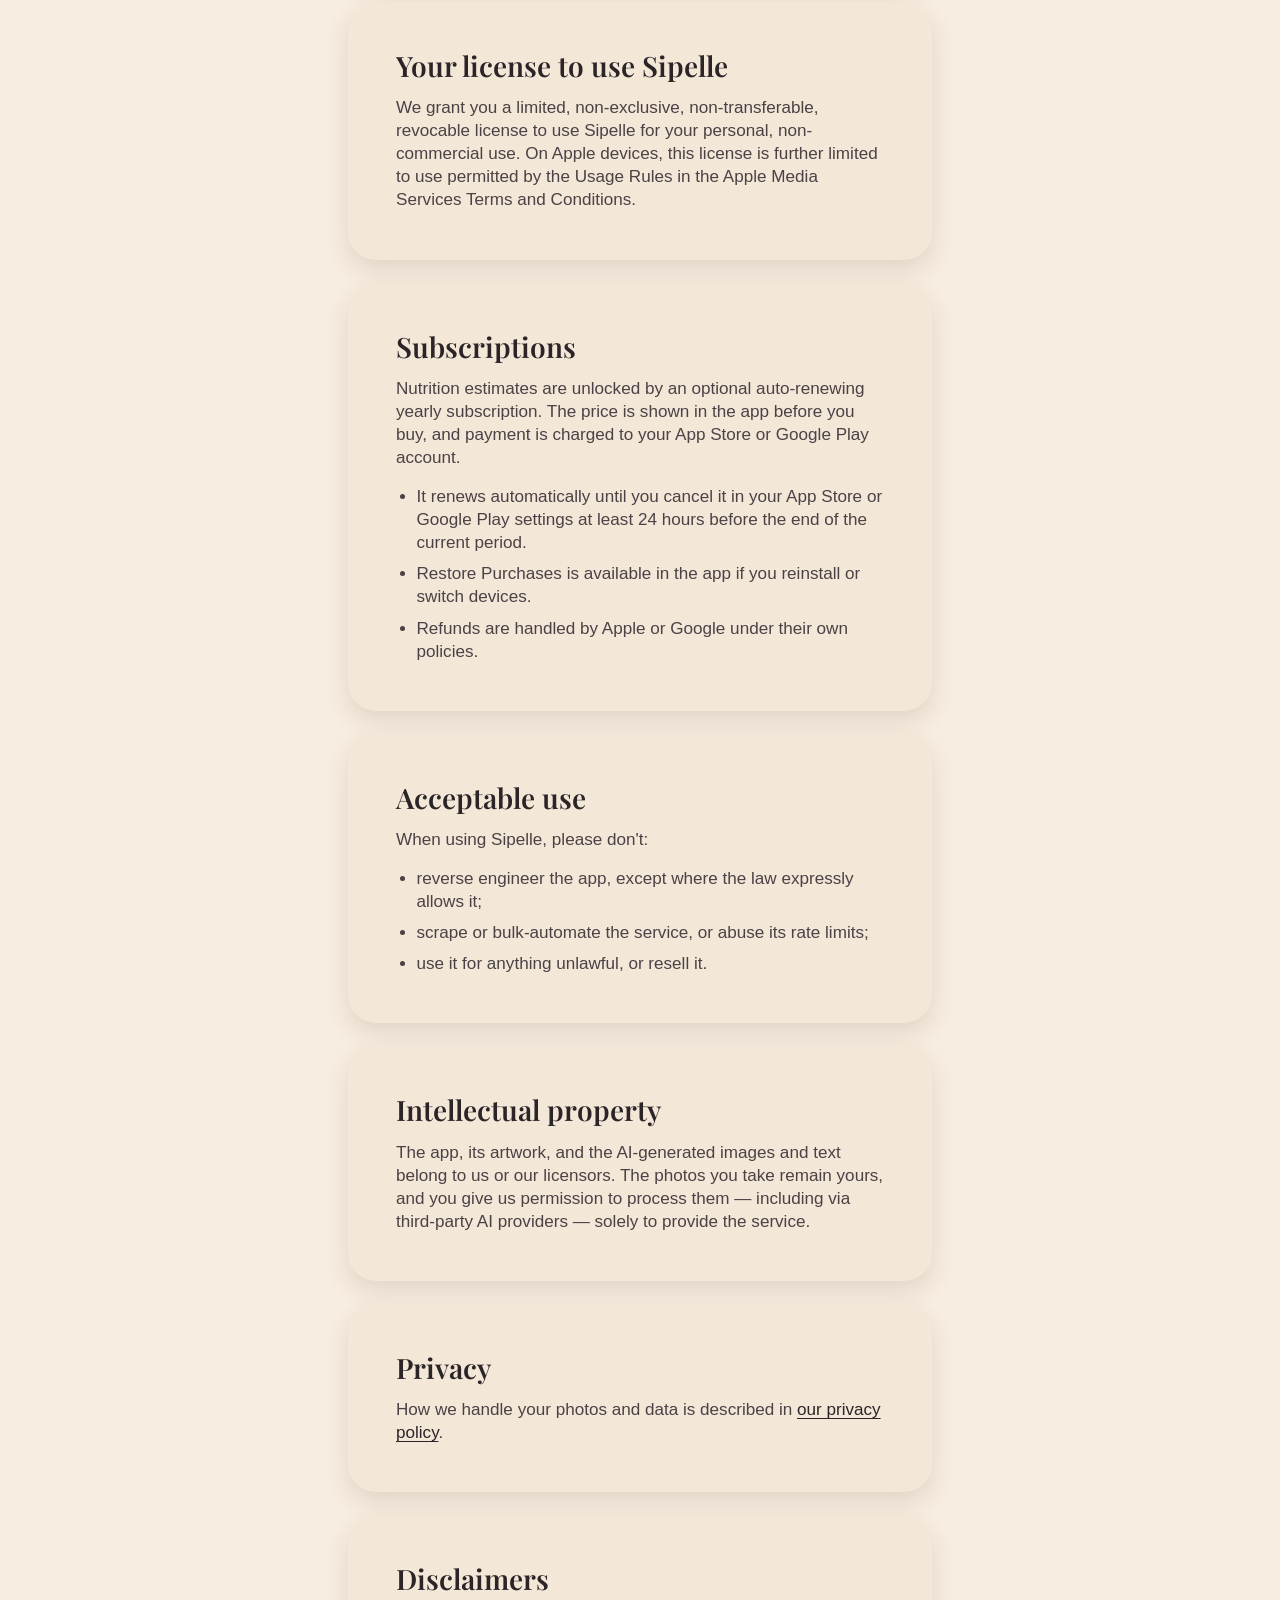
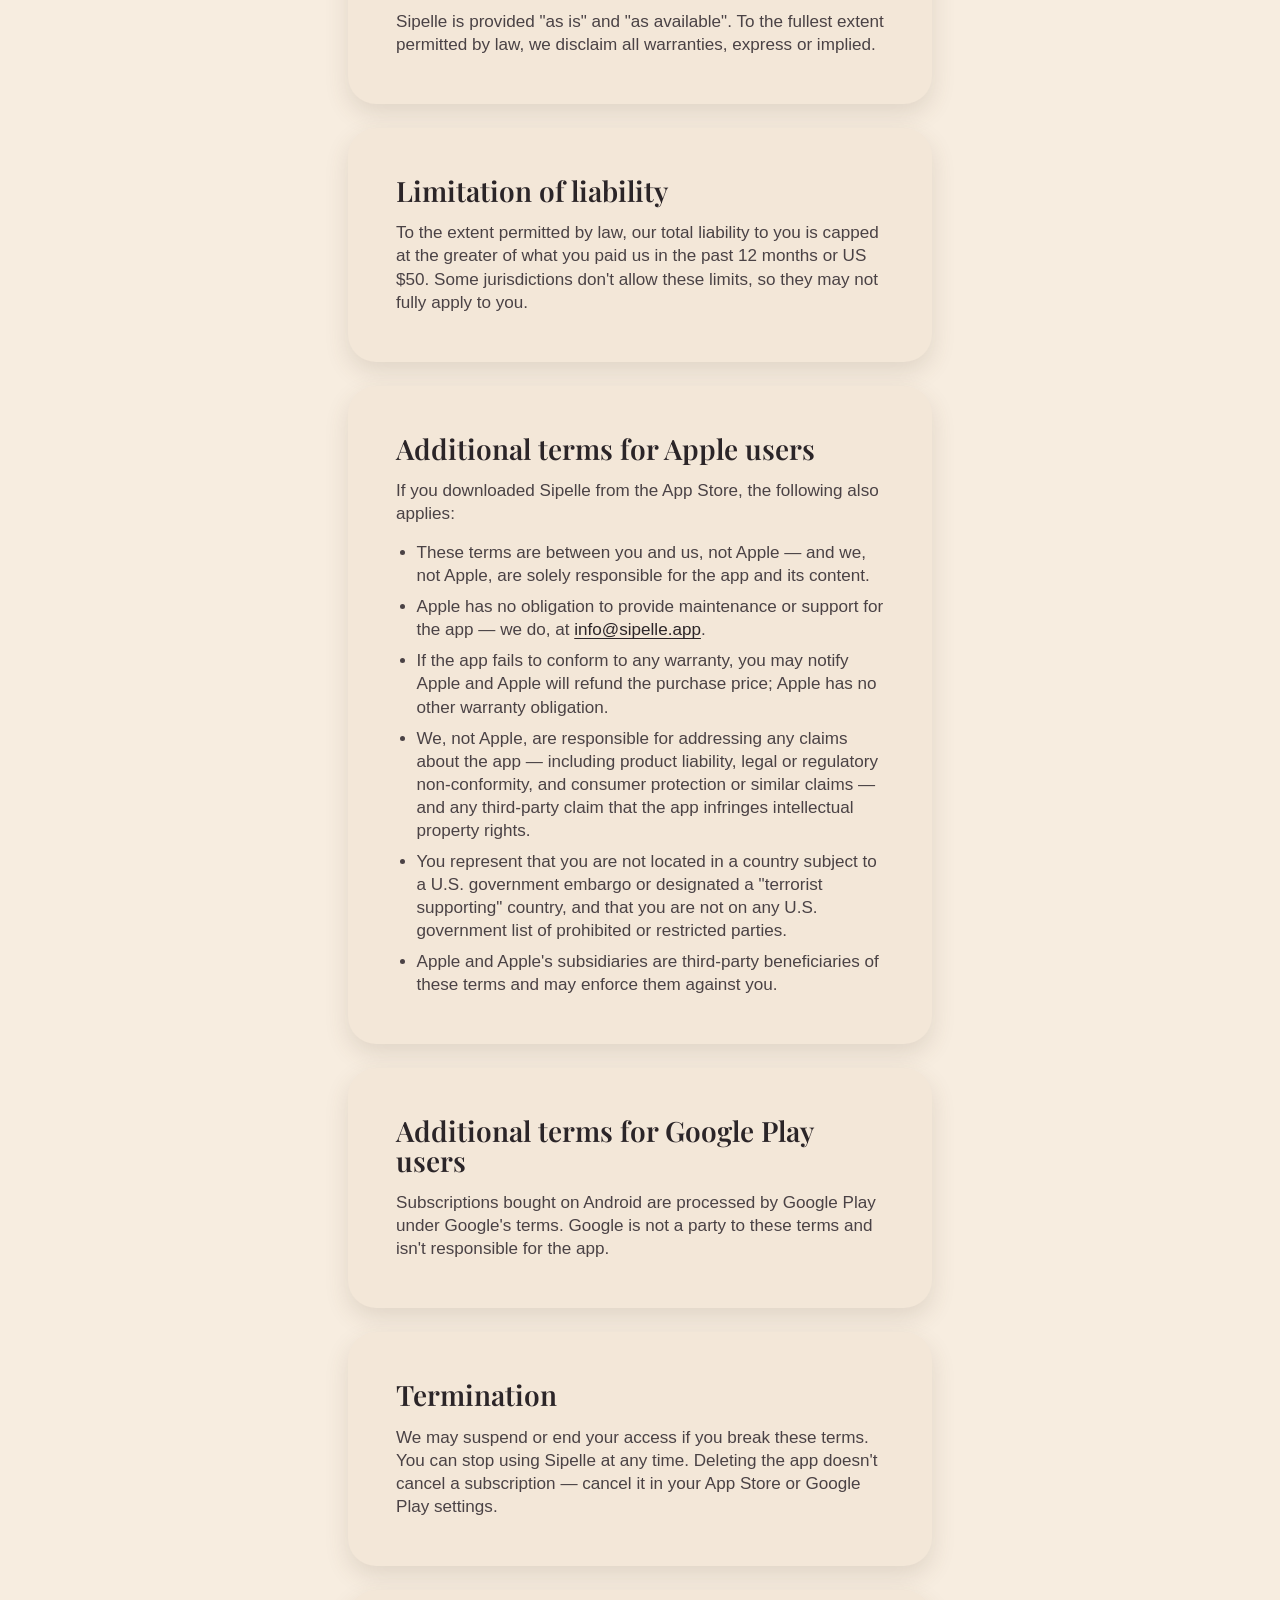
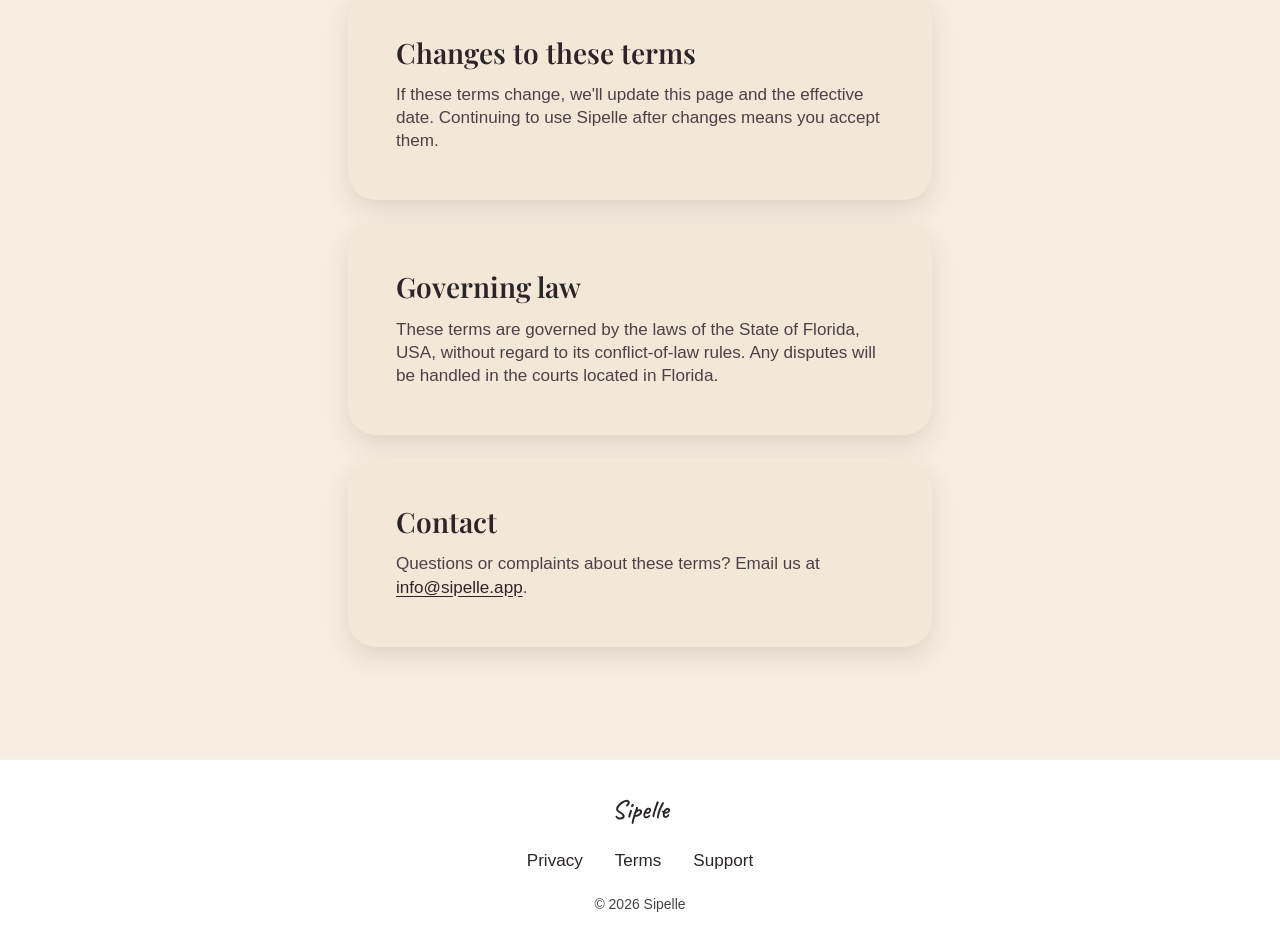
<file: terms.html>
<!DOCTYPE html>
<html lang="en">
<head>
  <meta charset="utf-8">
  <meta name="viewport" content="width=device-width, initial-scale=1">
  <title>Terms — Sipelle</title>
  <meta name="description" content="The terms of use for Sipelle, the app that turns a photo of a drinks menu into illustrated, AI-informed drink cards.">
  <meta name="theme-color" content="#FBE7E6"><!-- = --wash-splash; meta can't consume CSS vars -->

  <link rel="preconnect" href="https://fonts.googleapis.com">
  <link rel="preconnect" href="https://fonts.gstatic.com" crossorigin>
  <link rel="stylesheet" href="/design-system/styles.css">
  <link rel="stylesheet" href="/site.css">

  <link rel="icon" type="image/png" href="/favicon.png">
  <link rel="apple-touch-icon" href="/apple-touch-icon.png">
</head>
<body>

  <!-- Sub-page shell: clips the feathered wash-accent bleed (no h-scroll). Cream base comes from <body>. -->
  <div class="subpage">
    <div class="wash-accent wash-accent--results wash-accent--tr" aria-hidden="true"></div>
    <div class="content">

      <header class="page-header">
        <a class="back-link pressable" href="/" aria-label="Back to home">
          <svg viewBox="0 0 24 24" aria-hidden="true" focusable="false"><path d="m12 19-7-7 7-7"/><path d="M19 12H5"/></svg>
        </a>
        <h1>Terms</h1>
      </header>

      <main class="prose">
        <p class="prose-lead">These terms cover your use of the Sipelle app and this website — the short version: drink responsibly, and don't rely on AI estimates.</p>

        <article class="prose-card">
          <h2>Effective date</h2>
          <p>These terms are effective as of July 14, 2026.</p>
        </article>

        <article class="prose-card">
          <h2>Agreement to these terms</h2>
          <p>These terms are a contract between you and Nicholas Titus ("Sipelle", "we", "us"), covering the Sipelle app and this website. By using the app, you accept these terms. This agreement is between you and us only — not with Apple Inc. or Google LLC.</p>
        </article>

        <article class="prose-card">
          <h2>You must be of legal drinking age</h2>
          <p>Sipelle is about alcoholic drinks. You may only use it if you are of legal drinking age where you live, and in any case at least the minimum age required by the app store you downloaded it from.</p>
        </article>

        <article class="prose-card">
          <h2>What Sipelle does</h2>
          <p>You photograph a drinks menu, and AI reads it and shows a card for each drink with an AI-generated image. With a subscription, each card also shows estimated nutrition details.</p>
        </article>

        <article class="prose-card">
          <h2>AI-generated content</h2>
          <p>The drink images are illustrations generated by AI — not photos of the actual drinks a venue serves. Calorie, ABV, sugar, and carbohydrate figures are rough AI estimates that can be wrong, and menus can be misread. Never rely on Sipelle for dietary, allergy, medical, or intoxication or driving decisions — check with the venue.</p>
        </article>

        <article class="prose-card">
          <h2>Drink responsibly</h2>
          <p>Sipelle shows information about drinks; it doesn't encourage drinking. Follow local laws and never drink and drive.</p>
        </article>

        <article class="prose-card">
          <h2>Your license to use Sipelle</h2>
          <p>We grant you a limited, non-exclusive, non-transferable, revocable license to use Sipelle for your personal, non-commercial use. On Apple devices, this license is further limited to use permitted by the Usage Rules in the Apple Media Services Terms and Conditions.</p>
        </article>

        <article class="prose-card">
          <h2>Subscriptions</h2>
          <p>Nutrition estimates are unlocked by an optional auto-renewing yearly subscription. The price is shown in the app before you buy, and payment is charged to your App Store or Google Play account.</p>
          <ul>
            <li>It renews automatically until you cancel it in your App Store or Google Play settings at least 24 hours before the end of the current period.</li>
            <li>Restore Purchases is available in the app if you reinstall or switch devices.</li>
            <li>Refunds are handled by Apple or Google under their own policies.</li>
          </ul>
        </article>

        <article class="prose-card">
          <h2>Acceptable use</h2>
          <p>When using Sipelle, please don't:</p>
          <ul>
            <li>reverse engineer the app, except where the law expressly allows it;</li>
            <li>scrape or bulk-automate the service, or abuse its rate limits;</li>
            <li>use it for anything unlawful, or resell it.</li>
          </ul>
        </article>

        <article class="prose-card">
          <h2>Intellectual property</h2>
          <p>The app, its artwork, and the AI-generated images and text belong to us or our licensors. The photos you take remain yours, and you give us permission to process them — including via third-party AI providers — solely to provide the service.</p>
        </article>

        <article class="prose-card">
          <h2>Privacy</h2>
          <p>How we handle your photos and data is described in <a class="pressable" href="/privacy.html">our privacy policy</a>.</p>
        </article>

        <article class="prose-card">
          <h2>Disclaimers</h2>
          <p>Sipelle is provided "as is" and "as available". To the fullest extent permitted by law, we disclaim all warranties, express or implied.</p>
        </article>

        <article class="prose-card">
          <h2>Limitation of liability</h2>
          <p>To the extent permitted by law, our total liability to you is capped at the greater of what you paid us in the past 12 months or US $50. Some jurisdictions don't allow these limits, so they may not fully apply to you.</p>
        </article>

        <article class="prose-card">
          <h2>Additional terms for Apple users</h2>
          <p>If you downloaded Sipelle from the App Store, the following also applies:</p>
          <ul>
            <li>These terms are between you and us, not Apple — and we, not Apple, are solely responsible for the app and its content.</li>
            <li>Apple has no obligation to provide maintenance or support for the app — we do, at <a class="pressable" href="mailto:info@sipelle.app">info@sipelle.app</a>.</li>
            <li>If the app fails to conform to any warranty, you may notify Apple and Apple will refund the purchase price; Apple has no other warranty obligation.</li>
            <li>We, not Apple, are responsible for addressing any claims about the app — including product liability, legal or regulatory non-conformity, and consumer protection or similar claims — and any third-party claim that the app infringes intellectual property rights.</li>
            <li>You represent that you are not located in a country subject to a U.S. government embargo or designated a "terrorist supporting" country, and that you are not on any U.S. government list of prohibited or restricted parties.</li>
            <li>Apple and Apple's subsidiaries are third-party beneficiaries of these terms and may enforce them against you.</li>
          </ul>
        </article>

        <article class="prose-card">
          <h2>Additional terms for Google Play users</h2>
          <p>Subscriptions bought on Android are processed by Google Play under Google's terms. Google is not a party to these terms and isn't responsible for the app.</p>
        </article>

        <article class="prose-card">
          <h2>Termination</h2>
          <p>We may suspend or end your access if you break these terms. You can stop using Sipelle at any time. Deleting the app doesn't cancel a subscription — cancel it in your App Store or Google Play settings.</p>
        </article>

        <article class="prose-card">
          <h2>Changes to these terms</h2>
          <p>If these terms change, we'll update this page and the effective date. Continuing to use Sipelle after changes means you accept them.</p>
        </article>

        <article class="prose-card">
          <h2>Governing law</h2>
          <p>These terms are governed by the laws of the State of Florida, USA, without regard to its conflict-of-law rules. Any disputes will be handled in the courts located in Florida.</p>
        </article>

        <article class="prose-card">
          <h2>Contact</h2>
          <p>Questions or complaints about these terms? Email us at <a class="pressable" href="mailto:info@sipelle.app">info@sipelle.app</a>.</p>
        </article>
      </main>

    </div>
  </div>

  <footer class="site-footer">
    <span class="site-footer__brand">Sipelle</span>
    <nav aria-label="Footer">
      <a class="pressable" href="/privacy.html">Privacy</a>
      <a class="pressable" href="/terms.html">Terms</a>
      <a class="pressable" href="/support.html">Support</a>
    </nav>
    <p class="site-footer__copy">© 2026 Sipelle</p>
  </footer>

</body>
</html>
</file>
<file: design-system/styles.css>
@import "tokens/colors.css";
@import "tokens/typography.css";
@import "tokens/spacing.css";
@import "tokens/effects.css";
</file>
<file: site.css>
/* ===========================================================================
   Sipelle — site.css
   Site layer. WEB-NOTES §5 defers breakpoints + fluid type to the site — this
   file is their sanctioned home. Raw `--text-*` tokens are consumed ONLY inside
   the `:root` remap block below; markup uses `--fs-*` exclusively.

   Load order (per page): /design-system/styles.css  THEN  /site.css.
   All color / radius / shadow / spacing come from design-system tokens via
   var(). The only raw literals in this file are `#000` inside mask-image
   feathers and the one cited footer hairline `rgba(0,0,0,0.05)`.
   =========================================================================== */

/* ---------------------------------------------------------------------------
   Fluid type remap + site layout scale.
   The 768px @2x phone tokens are remapped to desktop with clamp(): min anchors
   ≈ @1x per-screen values (reference/README.md), max reached ~1200px, middle
   term uses rem + vw so browser zoom still scales type. Each formula is
   live-linked to its source --text-* token (the only place they may appear).
   --------------------------------------------------------------------------- */
:root {
  --fs-wordmark:   clamp(calc(var(--text-splash-wordmark) * 0.625), 0.82rem + 6.91vw, calc(var(--text-splash-wordmark) * 1.5));      /* 40 → 96 */
  --fs-title:      clamp(calc(var(--text-screen-title) * 0.68),     1.45rem + 1.75vw, var(--text-screen-title));                     /* 30 → 44 */
  --fs-title-sm:   clamp(calc(var(--text-drink-name) * 0.6875),     1.19rem + 0.74vw, calc(var(--text-drink-name) * 0.875));         /* 22 → 28 */
  --fs-hand-xl:    clamp(calc(var(--text-greeting) * 0.5),          1.53rem + 2.96vw, calc(var(--text-greeting) * 0.8333));          /* 36 → 60 */
  --fs-hand:       clamp(calc(var(--text-label) * 0.8333),          1.07rem + 0.74vw, calc(var(--text-label) * 1.0833));             /* 20 → 26 */
  --fs-drink-name: clamp(calc(var(--text-drink-name) * 0.65625),    1.16rem + 0.62vw, calc(var(--text-drink-name) * 0.8125));        /* 21 → 26 */
  --fs-price:      clamp(calc(var(--text-price) * 0.6154),          0.94rem + 0.25vw, calc(var(--text-price) * 0.6923));             /* 16 → 18 */
  --fs-body:       clamp(calc(var(--text-body-size) * 0.82),        0.93rem + 0.19vw, calc(var(--text-body-size) * 0.9));            /* 15.6 → 17.1 (min raised above app 13.5 @1x for web legibility) */
  --fs-small:      clamp(calc(var(--text-body-size) * 0.6842),      0.78rem + 0.12vw, calc(var(--text-body-size) * 0.7368));         /* 13 → 14 */
  --fs-stars:      clamp(16px, 0.88rem + 0.49vw, 20px);                                                                             /* 16 → 20 — no type token; reference/README.md fixes @1x stars at 16px */

  /* Site-layer layout values (new; sanctioned by WEB-NOTES §5). */
  --content-max: 1060px;
  --prose-max: 680px;
  --page-pad: clamp(var(--screen-gutter), 4vw, 48px);
  --section-pad-y: clamp(var(--space-7), 9vw, 112px);
}

/* ---------------------------------------------------------------------------
   Base
   --------------------------------------------------------------------------- */
*, *::before, *::after { box-sizing: border-box; }

html { -webkit-text-size-adjust: 100%; background: var(--wash-cream); }

body {
  margin: 0;
  font-family: var(--font-body);
  font-size: var(--fs-body);
  line-height: var(--leading-body);
  color: var(--ink);
  background: var(--wash-cream);   /* app base (--bg-app); landing sections paint over it, subpages sit on it */
  -webkit-font-smoothing: antialiased;
  text-rendering: optimizeLegibility;
}

img { max-width: 100%; height: auto; display: block; }

a { color: inherit; text-decoration: none; }

h1, h2, h3, p, ol, ul, figure, blockquote { margin: 0; }

:focus-visible { outline: 2px solid var(--ink); outline-offset: 3px; }

.sr-only {
  position: absolute; width: 1px; height: 1px;
  padding: 0; margin: -1px; overflow: hidden;
  clip: rect(0, 0, 0, 0); white-space: nowrap; border: 0;
}

/* ---------------------------------------------------------------------------
   Section shells + decorative accents
   Backgrounds are flat token washes; wash-PNG swatches and corner flourishes
   are absolutely-positioned accents feathered with mask-image (the only place
   a gradient may appear). Content sits above on z-index 1.
   --------------------------------------------------------------------------- */
.section {
  position: relative;
  overflow: hidden;
  padding: var(--section-pad-y) var(--page-pad);
}
.section--splash { background: var(--wash-splash); }
.section--cream  { background: var(--wash-cream); }
.section--mint   { background: var(--wash-mint); }

.content {
  position: relative;
  z-index: 1;
  max-width: var(--content-max);
  margin-inline: auto;
}

/* Painted wash swatches, feathered to a soft blob so no rectangle edge shows. */
.wash-accent {
  position: absolute;
  z-index: 0;
  pointer-events: none;
  width: clamp(280px, 38vw, 540px);
  aspect-ratio: 1;
  background-position: center;
  background-size: cover;
  background-repeat: no-repeat;
  -webkit-mask-image: radial-gradient(closest-side, #000 55%, transparent 100%);
          mask-image: radial-gradient(closest-side, #000 55%, transparent 100%);
}
.wash-accent--home    { background-image: url("/design-system/assets/bg-home-wash.png"); }
.wash-accent--results { background-image: url("/design-system/assets/bg-results-wash.png"); }
.wash-accent--tl { top: -8%;  left: -8%; }
.wash-accent--tr { top: -8%;  right: -8%; }
.wash-accent--bl { bottom: -8%; left: -8%; }
.wash-accent--br { bottom: -8%; right: -8%; }

/* Splash corner flourishes. Corner-anchored mask feather keeps the painted
   streak solid at the outer corner and dissolves the pale inner edge into the
   wash — robust against any tiny PNG/wash colour drift. */
.flourish {
  position: absolute;
  z-index: 0;
  pointer-events: none;
  width: clamp(180px, 24vw, 340px);
  height: auto;
}
.flourish--tl {
  top: 0; left: 0;
  -webkit-mask-image: radial-gradient(140% 140% at 0% 0%, #000 52%, transparent 100%);
          mask-image: radial-gradient(140% 140% at 0% 0%, #000 52%, transparent 100%);
}
.flourish--br {
  bottom: 0; right: 0;
  -webkit-mask-image: radial-gradient(140% 140% at 100% 100%, #000 52%, transparent 100%);
          mask-image: radial-gradient(140% 140% at 100% 100%, #000 52%, transparent 100%);
}
.flourish--sm { width: clamp(140px, 18vw, 260px); }

/* Desktop-only floating cocktail (mint section). hero-cocktail.png carries a
   mint/powder wash slice that tone-matches --wash-mint; the mask feather hides
   its left-edge crop artifacts and the rectangle. */
.float-cocktail {
  display: none;
  position: absolute;
  z-index: 0;
  pointer-events: none;
  top: 50%;
  right: -3%;
  transform: translateY(-50%);
  width: clamp(300px, 32vw, 460px);
  height: auto;
  /* Glass emerges from the right (which bleeds off-screen); the left third of
     hero-cocktail.png — its powder wash slice + white crop artifacts — is faded
     out entirely, and the top/bottom soften into --wash-mint. */
  -webkit-mask-image:
    linear-gradient(to right, transparent 0, #000 48%, #000 100%),
    linear-gradient(to bottom, transparent 0, #000 12%, #000 88%, transparent 100%);
  -webkit-mask-composite: source-in;
          mask-image:
    linear-gradient(to right, transparent 0, #000 48%, #000 100%),
    linear-gradient(to bottom, transparent 0, #000 12%, #000 88%, transparent 100%);
          mask-composite: intersect;
}

/* ---------------------------------------------------------------------------
   Type helpers + section headings
   --------------------------------------------------------------------------- */
.wordmark {
  font-family: var(--font-serif);
  font-weight: 600;
  font-size: var(--fs-wordmark);
  line-height: 1;
  text-transform: lowercase;
  letter-spacing: -0.005em;
  color: var(--ink);
  text-wrap: balance;
}

.hand {
  font-family: var(--font-hand);
  font-weight: 600;
  font-size: var(--fs-hand);
  line-height: 1.15;
  color: var(--ink);
}
.hand-xl { font-size: var(--fs-hand-xl); line-height: 1.05; }

.section-head {
  display: flex;
  flex-direction: column;
  align-items: center;
  gap: var(--space-3);
  max-width: 44ch;
  margin: 0 auto var(--space-7);
  text-align: center;
}
.section-title {
  font-family: var(--font-serif);
  font-weight: 600;
  font-size: var(--fs-title);
  line-height: var(--leading-tight);
  color: var(--ink);
  text-wrap: balance;
}
.section-intro {
  font-size: var(--fs-body);
  line-height: var(--leading-body);
  color: var(--text-body);
  max-width: 46ch;
}

/* ---------------------------------------------------------------------------
   Hero
   --------------------------------------------------------------------------- */
.hero .content {
  display: flex;
  flex-direction: column;
  align-items: center;
  text-align: center;
  gap: var(--space-4);
}
.hero__glass {
  width: clamp(190px, 22vw, 280px);
  /* splash-spritz-glass.png ships a flat #FEEEEE slice ≠ --wash-splash (#FBE7E6);
     feather the edges so no rectangle shows. Horizontal fade is wide (glass is
     centred with margin); vertical fade is slim so the garnish/base stay intact. */
  -webkit-mask-image:
    linear-gradient(to right, transparent 0, #000 13%, #000 87%, transparent 100%),
    linear-gradient(to bottom, transparent 0, #000 6%, #000 94%, transparent 100%);
  -webkit-mask-composite: source-in;
          mask-image:
    linear-gradient(to right, transparent 0, #000 13%, #000 87%, transparent 100%),
    linear-gradient(to bottom, transparent 0, #000 6%, #000 94%, transparent 100%);
          mask-composite: intersect;
}
.hero__pitch {
  max-width: 52ch;
  font-size: var(--fs-body);
  line-height: var(--leading-body);
  color: var(--text-body);
}

/* ---------------------------------------------------------------------------
   Pills (PricePill language) — non-interactive spans, no cursor / no press.
   --------------------------------------------------------------------------- */
.pill {
  display: inline-block;
  background: var(--surface-pill);
  box-shadow: var(--shadow-pill);
  border-radius: var(--radius-pill);
  padding: 8px 14px;                 /* cited: spec-sheet.html PricePill */
  font-family: var(--font-body);
  font-weight: 700;
  font-size: var(--fs-price);
  line-height: 1.1;
  color: var(--ink);
  white-space: nowrap;
}
.pill-row {
  display: flex;
  flex-wrap: wrap;
  align-items: center;
  justify-content: center;
  gap: var(--space-3);
  margin-top: var(--space-2);
}
.pill-row .hand { margin-right: var(--space-1); }

/* ---------------------------------------------------------------------------
   Tiles (white mats)
   --------------------------------------------------------------------------- */
.tile {
  background: var(--surface-tile);
  border-radius: var(--radius-tile);
  box-shadow: var(--shadow-tile);
}
.tile--round {
  border-radius: var(--radius-full);
  width: clamp(160px, 22vw, 210px);
  aspect-ratio: 1;
  display: grid;
  place-items: center;
  padding: var(--space-4);
}
.tile--round img { width: 82%; height: 82%; object-fit: contain; }

/* ---------------------------------------------------------------------------
   Steps ("How it works") — <ol>, 1 col → 3 col at 720px
   --------------------------------------------------------------------------- */
.steps {
  list-style: none;
  padding: 0;
  display: grid;
  grid-template-columns: 1fr;
  gap: var(--space-7);
  max-width: 880px;
  margin-inline: auto;
}
.step {
  display: flex;
  flex-direction: column;
  align-items: center;
  text-align: center;
  gap: var(--space-3);
}
.step h3 {
  font-family: var(--font-hand);
  font-weight: 600;
  font-size: var(--fs-title-sm);
  line-height: 1.1;
  color: var(--ink);
}
.step p {
  font-size: var(--fs-body);
  line-height: var(--leading-body);
  color: var(--text-body);
  max-width: 26ch;
}

/* ---------------------------------------------------------------------------
   Category chips — flex-basis forces exactly 3 per row → 5 items break 3 + 2
   like the real home screen. Painted PNG chips + CSS circle chips share sizing.
   --------------------------------------------------------------------------- */
.chip-row {
  --chip-gap: clamp(12px, 2vw, 22px);
  list-style: none;
  padding: 0;
  margin: 0 auto;
  max-width: 500px;
  display: flex;
  flex-wrap: wrap;
  justify-content: center;
  gap: var(--space-6) var(--chip-gap);
}
.chip {
  flex: 0 0 calc((100% - 2 * var(--chip-gap)) / 3);
  display: flex;
  flex-direction: column;
  align-items: center;
  gap: var(--space-3);
  text-align: center;
}
.chip__art {
  width: 100%;
  aspect-ratio: 1;
  border-radius: var(--radius-full);
  box-shadow: 0 0 0 6px var(--surface-tile), var(--shadow-tile);
}
img.chip__art { object-fit: cover; }
.chip--css .chip__art {
  display: grid;
  place-items: center;
}
.chip--cocktails .chip__art { background: var(--wash-powder); }
.chip--wine .chip__art { background: var(--wash-blush); }
.chip__art svg {
  width: 44%;
  height: 44%;
  fill: none;
  stroke: var(--ink);
  stroke-width: 2;
  stroke-linecap: round;
  stroke-linejoin: round;
}
.chip__label {
  font-family: var(--font-hand);
  font-weight: 600;
  font-size: var(--fs-hand);
  line-height: 1.1;
  color: var(--ink);
}

/* ---------------------------------------------------------------------------
   Stars — glyph technique ported from StarRating.jsx. Half = ☆ base with a
   50%-clipped ★ overlay. Wrapper is role="img"; glyphs are aria-hidden.
   --------------------------------------------------------------------------- */
.stars {
  display: inline-flex;
  gap: 3px;                          /* cited: StarRating letter spacing */
  font-size: var(--fs-stars);
  line-height: 1;
  color: var(--ink);
}
.star-half { position: relative; display: inline-block; }
.star-half__fill {
  position: absolute;
  inset: 0;
  width: 50%;
  overflow: hidden;
}

/* ---------------------------------------------------------------------------
   Drink cards — exact spec-sheet.html pattern. Static (no press).
   --------------------------------------------------------------------------- */
.cards {
  list-style: none;
  padding: 0;
  display: flex;
  flex-direction: column;
  gap: var(--card-gap);
}
.drink-card {
  display: flex;
  gap: var(--space-4);
  align-items: flex-start;
  background: var(--surface-card);
  box-shadow: var(--shadow-card);
  border-radius: var(--radius-card);
  padding: var(--card-padding);
}
.drink-card__thumb {
  flex-shrink: 0;
  width: clamp(104px, 12vw, 126px);  /* cited: reference thumbnail 104 → spec-sheet 126 */
  aspect-ratio: 120 / 126;
  object-fit: cover;
  background: var(--surface-tile);
  border-radius: var(--radius-tile);
  box-shadow: var(--shadow-tile);
}
.drink-card__body {
  flex: 1;
  display: flex;
  flex-direction: column;
  gap: 6px;
  padding-top: 4px;
  min-width: 0;
}
.drink-card__head {
  display: flex;
  align-items: flex-start;
  gap: var(--space-3);
}
.drink-card__name {
  flex: 1;
  font-family: var(--font-serif);
  font-weight: 600;
  font-size: var(--fs-drink-name);
  line-height: var(--leading-tight);
  color: var(--ink);
}
.drink-card__desc {
  font-size: var(--fs-body);
  line-height: var(--leading-body);
  color: var(--text-body);
}

/* ---------------------------------------------------------------------------
   Phone frame — screenshot on a white mat with card radius. No fake bezel.
   --------------------------------------------------------------------------- */
.phone {
  display: flex;
  justify-content: center;
}
.phone img {
  width: clamp(240px, 70vw, 330px);
  border-radius: var(--radius-card);
  box-shadow: 0 0 0 clamp(8px, 1.2vw, 12px) var(--surface-tile), var(--shadow-card);
}

/* ---------------------------------------------------------------------------
   Duo layout (sections 4 + 5)
   --------------------------------------------------------------------------- */
.duo {
  display: grid;
  grid-template-columns: 1fr;
  gap: var(--space-7);
  align-items: center;
}
.coming-text {
  display: flex;
  flex-direction: column;
  align-items: center;
  text-align: center;
  gap: var(--space-4);
}

/* ---------------------------------------------------------------------------
   Press state — real links only.
   --------------------------------------------------------------------------- */
.pressable { transition: transform var(--duration-press) var(--ease-soft); }
.pressable:active { transform: scale(var(--press-scale)); }

/* ---------------------------------------------------------------------------
   Footer (contentinfo) — the one sanctioned hairline in the whole site.
   --------------------------------------------------------------------------- */
.site-footer {
  background: var(--surface-tile);
  border-top: 1px solid rgba(0, 0, 0, 0.05);   /* cited: reference/README.md tab-bar top border */
  min-height: var(--tabbar-height);
  padding: var(--space-6) var(--page-pad);
  display: flex;
  flex-direction: column;
  align-items: center;
  gap: var(--space-3);
  text-align: center;
}
.site-footer__brand {
  font-family: var(--font-hand);
  font-weight: 600;
  font-size: var(--fs-hand);
  color: var(--ink);
}
.site-footer nav {
  display: flex;
  gap: var(--space-4);
}
.site-footer a {
  display: inline-flex;
  align-items: center;
  min-height: var(--tap-min);
  padding: 0 var(--space-2);
  font-size: var(--fs-body);
  color: var(--ink);
}
.site-footer__copy {
  font-size: var(--fs-small);
  color: var(--text-body);
}

/* ---------------------------------------------------------------------------
   Sub-page chrome (privacy / support) — ScreenHeader mirror + prose
   --------------------------------------------------------------------------- */
/* Page wrapper: positioned + clips the .wash-accent bleed (the role .section
   plays on the landing; sub-pages have no .section). */
.subpage { position: relative; overflow: hidden; }

.page-header {
  position: relative;
  padding: var(--space-5) var(--page-pad) var(--space-6);
  text-align: center;
}
.page-header h1 {
  font-family: var(--font-serif);
  font-weight: 600;
  font-size: var(--fs-title);
  line-height: var(--leading-tight);
  color: var(--ink);
}
.back-link {
  position: absolute;
  left: var(--page-pad);
  top: var(--space-4);
  width: var(--tap-min);
  height: var(--tap-min);
  display: inline-flex;
  align-items: center;
  justify-content: center;
}
.back-link svg {
  width: 28px;
  height: 28px;
  fill: none;
  stroke: var(--ink);
  stroke-width: 2;
  stroke-linecap: round;
  stroke-linejoin: round;
}

.prose {
  max-width: var(--prose-max);
  margin: 0 auto;
  padding: 0 var(--page-pad) var(--section-pad-y);
  display: flex;
  flex-direction: column;
  gap: var(--space-5);
}
.prose-card {
  background: var(--surface-card);
  border-radius: var(--radius-card);
  box-shadow: var(--shadow-card);
  padding: clamp(var(--space-5), 4vw, var(--space-7));
  display: flex;
  flex-direction: column;
  gap: var(--space-4);
}
.prose-card h2 {
  font-family: var(--font-serif);
  font-weight: 600;
  font-size: var(--fs-title-sm);
  line-height: var(--leading-tight);
  color: var(--ink);
}
.prose-card p, .prose-card li {
  font-size: var(--fs-body);
  line-height: var(--leading-body);
  color: var(--text-body);
}
.prose-card a { color: var(--ink); text-decoration: underline; text-underline-offset: 3px; }
.prose-card ul { margin: 0; padding-left: 1.2em; display: flex; flex-direction: column; gap: var(--space-2); }
.prose-lead {
  font-size: var(--fs-body);
  line-height: var(--leading-body);
  color: var(--text-body);
}

.draft-note {
  display: inline-flex;
  align-self: flex-start;
  align-items: center;
  gap: var(--space-2);
  background: var(--surface-pill);
  box-shadow: var(--shadow-pill);
  border-radius: var(--radius-pill);
  padding: 8px 14px;
  font-weight: 700;
  font-size: var(--fs-small);
  letter-spacing: 0.08em;
  text-transform: uppercase;
  color: var(--ink);
}

/* ---------------------------------------------------------------------------
   Entrance — fade + 14px rise. Hero only; staggered 0 / 90 / … / 360ms.
   --------------------------------------------------------------------------- */
@keyframes rise {
  from { opacity: 0; transform: translateY(14px); }
  to   { opacity: 1; transform: none; }
}
[data-rise] { animation: rise 480ms var(--ease-soft) both; }
[data-rise="1"] { animation-delay: 90ms; }
[data-rise="2"] { animation-delay: 180ms; }
[data-rise="3"] { animation-delay: 270ms; }
[data-rise="4"] { animation-delay: 360ms; }

/* ---------------------------------------------------------------------------
   Responsive — single breakpoint (WEB-NOTES §5)
   --------------------------------------------------------------------------- */
@media (min-width: 720px) {
  .steps { grid-template-columns: repeat(3, 1fr); }
  .duo {
    grid-template-columns: minmax(260px, 340px) 1fr;
    gap: clamp(var(--space-6), 5vw, 72px);
  }
  .float-cocktail { display: block; }
}

/* ---------------------------------------------------------------------------
   Reduced motion — kills entrance + press everywhere.
   --------------------------------------------------------------------------- */
@media (prefers-reduced-motion: reduce) {
  [data-rise] { animation: none; }
  .pressable { transition: none; }
  .pressable:active { transform: none; }
}
</file>
